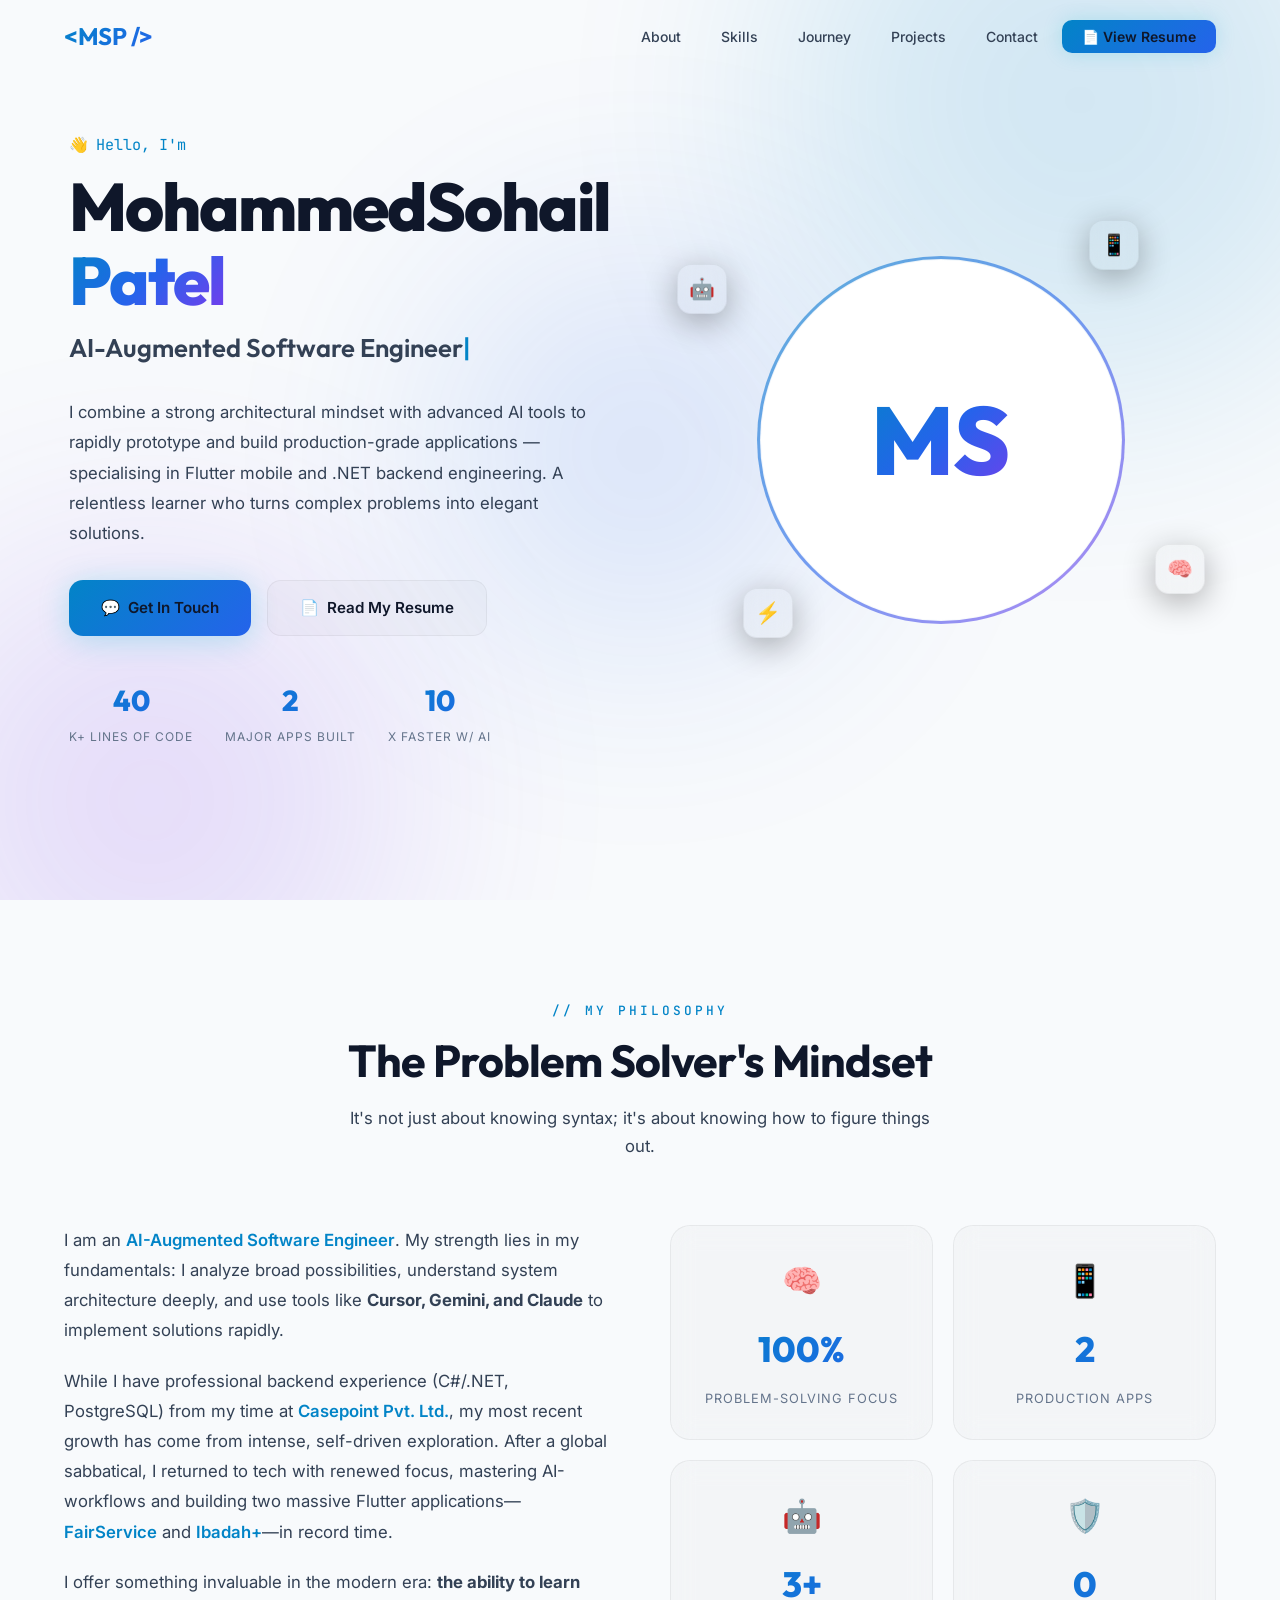
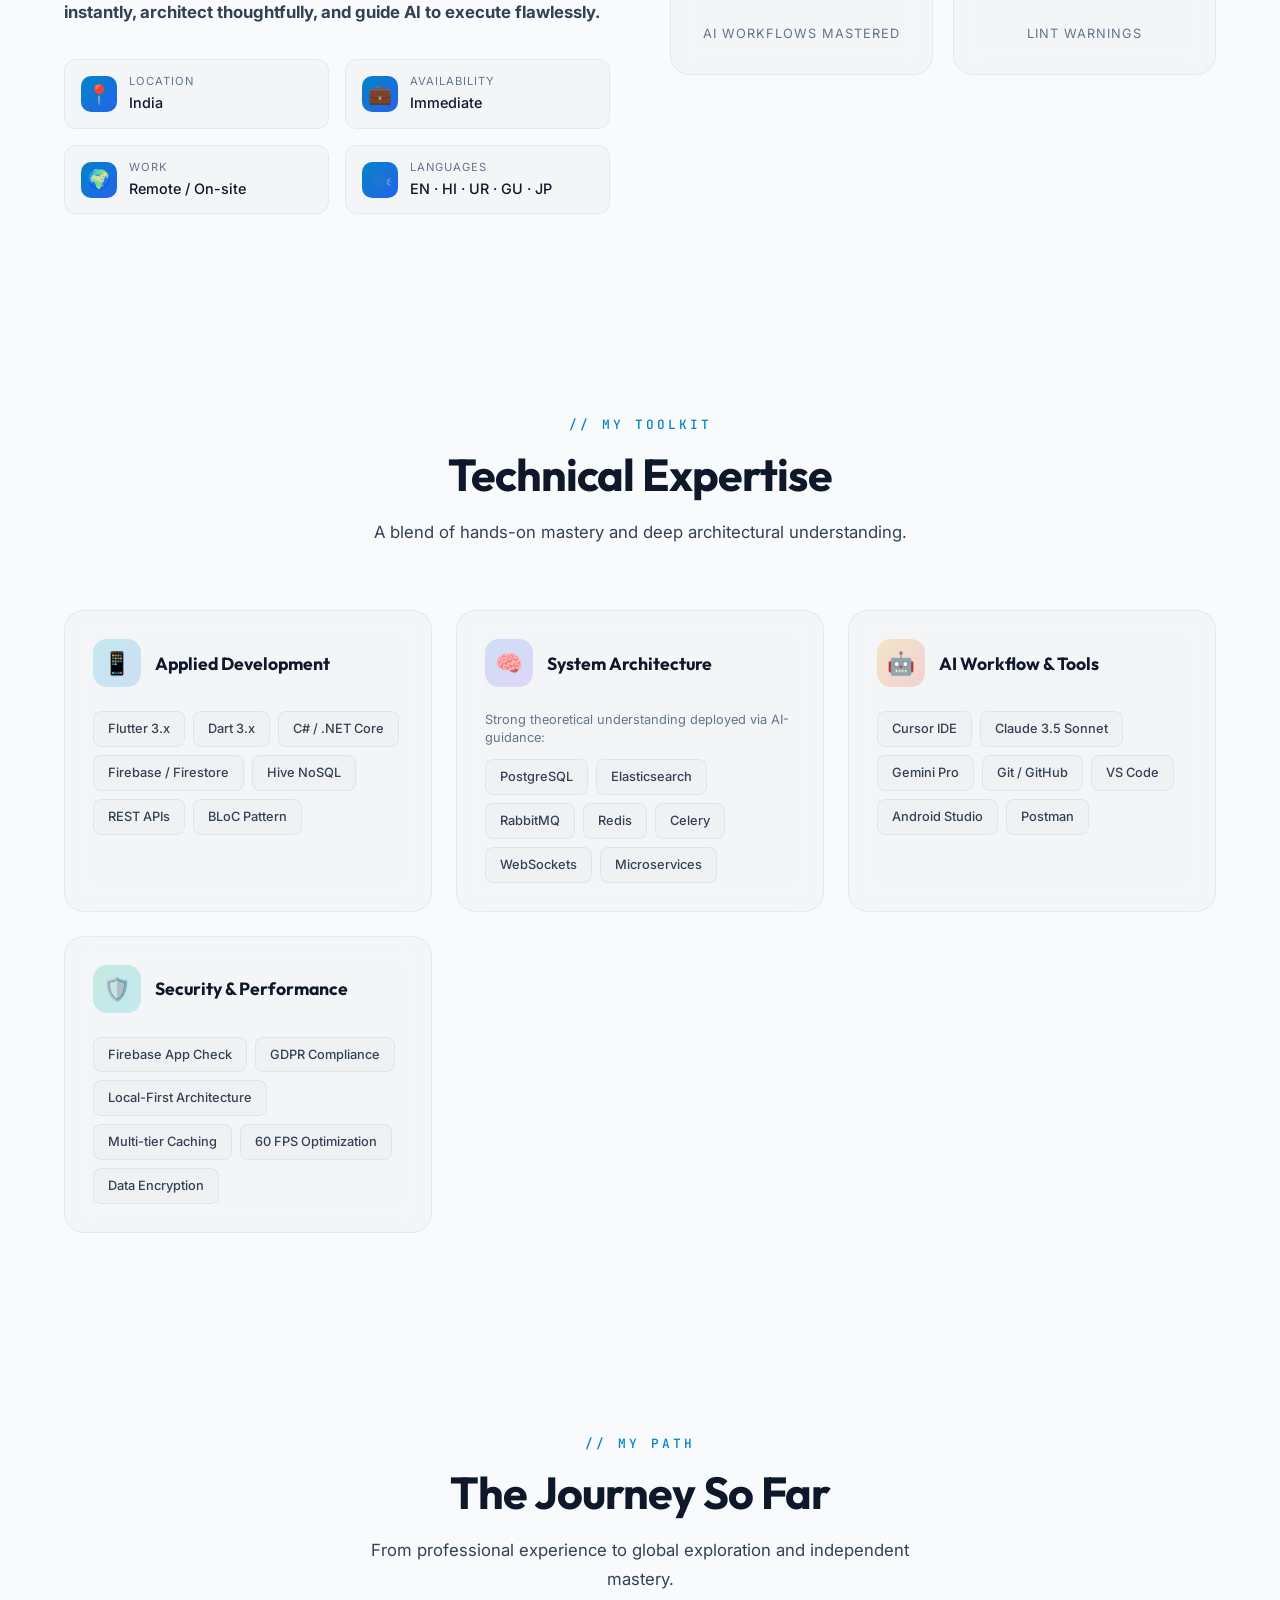
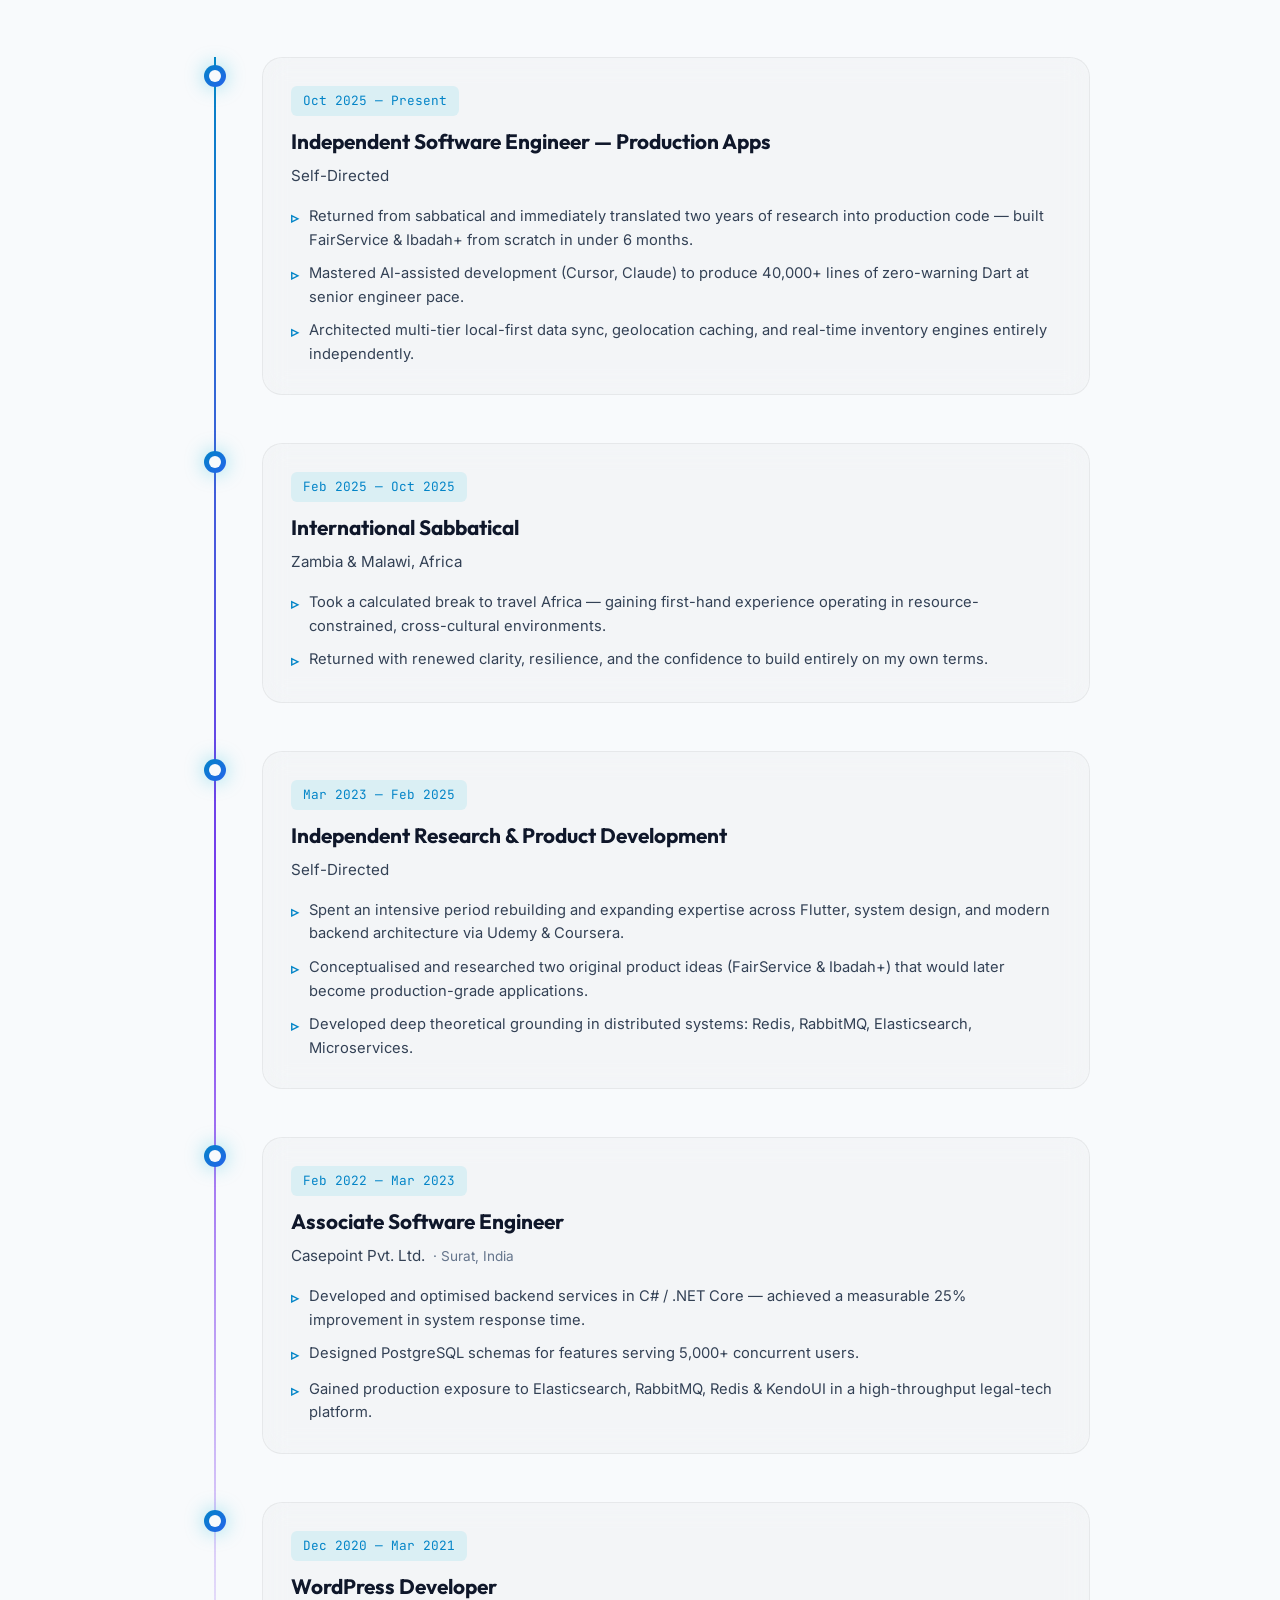
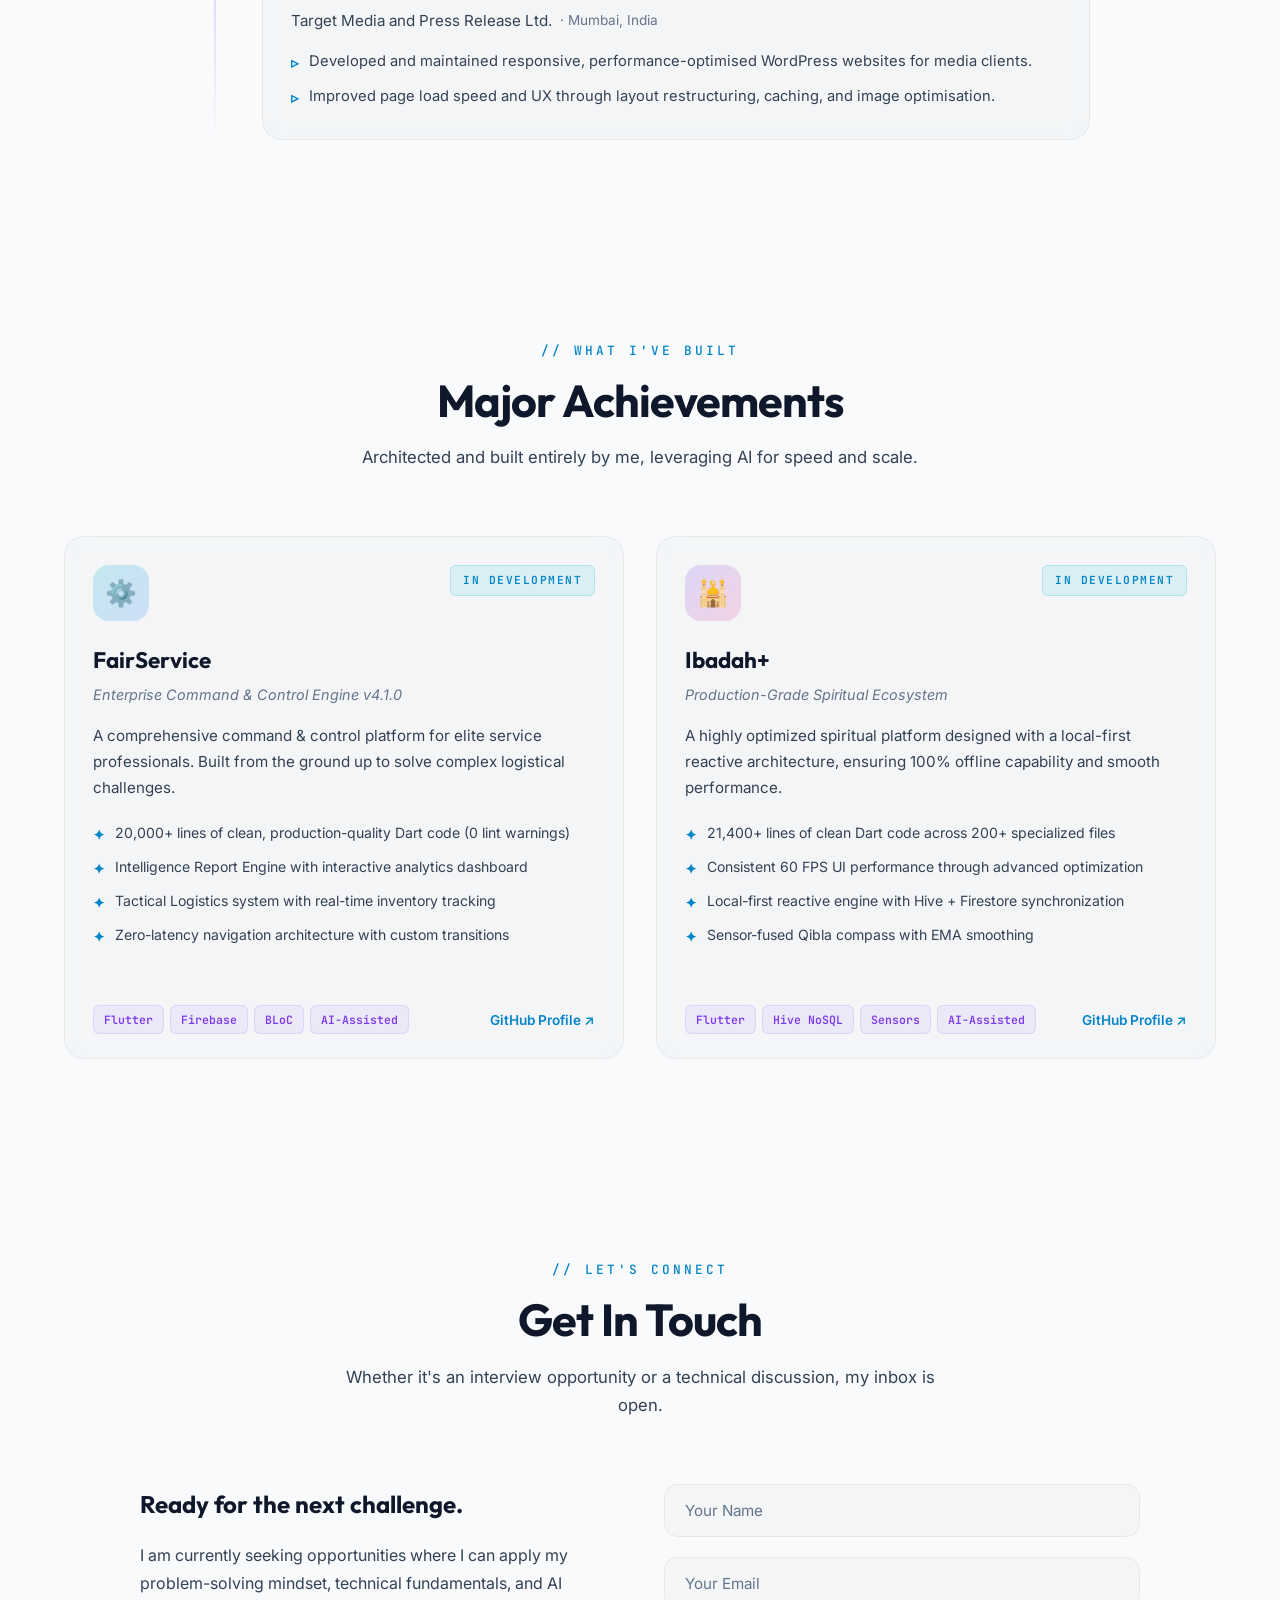
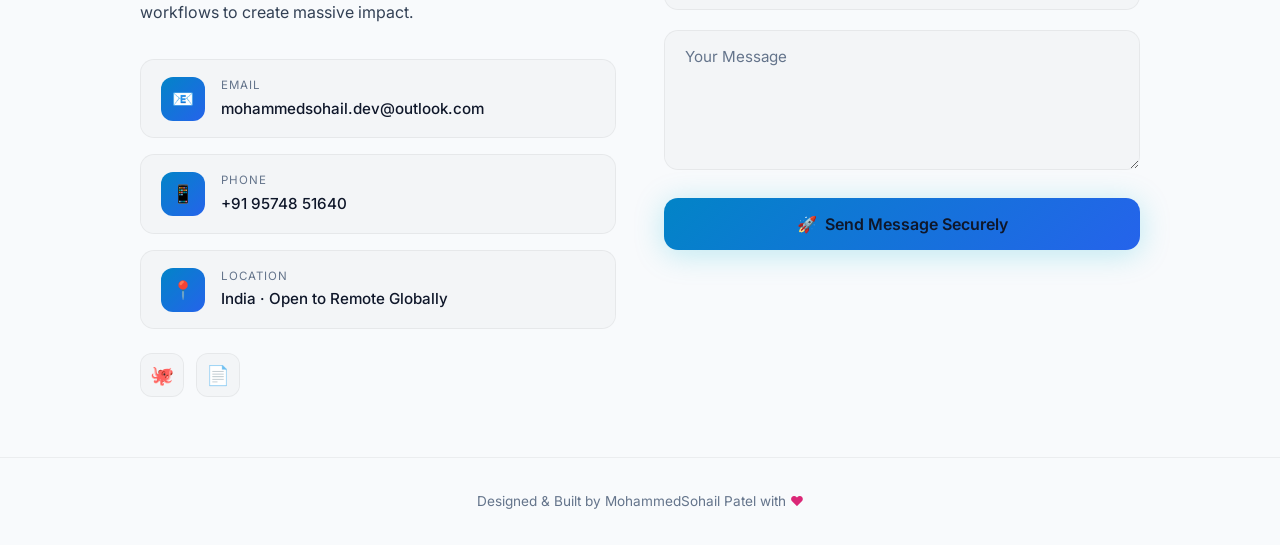
<file: public/index.html>
<!DOCTYPE html>
<html lang="en">
<head>
  <meta charset="UTF-8">
  <meta name="viewport" content="width=device-width, initial-scale=1.0">
  <title>MohammedSohail Patel — AI-Augmented Software Engineer</title>
  <meta name="description" content="Portfolio of MohammedSohail Patel — Fast-learning problem solver leveraging AI to build enterprise-grade mobile & web applications.">
  <meta name="author" content="MohammedSohail Patel">

  <meta property="og:title" content="MohammedSohail Patel — Software Engineer">
  <meta property="og:description" content="Leveraging AI (Cursor, Claude, Gemini) to architect and build robust, production-ready applications.">
  <meta property="og:type" content="website">

  <link rel="preconnect" href="https://fonts.googleapis.com">
  <link rel="preconnect" href="https://fonts.gstatic.com" crossorigin>
  <link href="https://fonts.googleapis.com/css2?family=Inter:wght@300;400;500;600;700&family=JetBrains+Mono:wght@400;500;600;700&family=Outfit:wght@400;500;600;700;800&display=swap" rel="stylesheet">

  <link rel="stylesheet" href="style.css">
</head>
<body>

  <div class="bg-glow">
    <div class="orb orb-1"></div>
    <div class="orb orb-2"></div>
    <div class="orb orb-3"></div>
  </div>

  <nav class="navbar" id="navbar">
    <div class="container">
      <a href="#hero" class="nav-logo">&lt;MSP /&gt;</a>
      <ul class="nav-links" id="navLinks">
        <li><a href="#about">About</a></li>
        <li><a href="#skills">Skills</a></li>
        <li><a href="#journey">Journey</a></li>
        <li><a href="#projects">Projects</a></li>
        <li><a href="#contact">Contact</a></li>
        <li><a href="resume.html" target="_blank" class="nav-resume-btn">📄 View Resume</a></li>
      </ul>
      <div class="nav-toggle" id="navToggle">
        <span></span>
        <span></span>
        <span></span>
      </div>
    </div>
  </nav>

  <section id="hero">
    <div class="container">
      <div class="hero-content">
        <div class="hero-text">
          <span class="hero-greeting"><span class="wave">👋</span> Hello, I'm</span>
          <h1 class="hero-name">
            MohammedSohail<br><span class="gradient-text">Patel</span>
          </h1>
          <p class="hero-title">
            <span id="typed-text"></span><span class="typed-cursor">|</span>
          </p>
          <p class="hero-description">
            I combine a strong architectural mindset with advanced AI tools to rapidly prototype and build production-grade applications — specialising in Flutter mobile and .NET backend engineering. A relentless learner who turns complex problems into elegant solutions.
          </p>
          <div class="hero-cta">
            <a href="#contact" class="btn-primary">
              <span>💬</span> Get In Touch
            </a>
            <a href="resume.html" target="_blank" class="btn-secondary">
              <span>📄</span> Read My Resume
            </a>
          </div>
          <div class="hero-stats">
            <div class="stat-item">
              <div class="stat-number" data-count="40">0</div>
              <div class="stat-label">K+ Lines of Code</div>
            </div>
            <div class="stat-item">
              <div class="stat-number" data-count="2">0</div>
              <div class="stat-label">Major Apps Built</div>
            </div>
            <div class="stat-item">
              <div class="stat-number" data-count="10">0</div>
              <div class="stat-label">x Faster w/ AI</div>
            </div>
          </div>
        </div>
        <div class="hero-visual">
          <div class="hero-avatar-wrapper">
            <div class="hero-avatar-ring"></div>
            <div class="hero-avatar">
              <span class="avatar-placeholder">MS</span>
            </div>
            <div class="floating-icons">
              <div class="floating-icon">🤖</div>
              <div class="floating-icon">📱</div>
              <div class="floating-icon">🧠</div>
              <div class="floating-icon">⚡</div>
            </div>
          </div>
        </div>
      </div>
    </div>
  </section>

  <section id="about">
    <div class="container">
      <div class="section-header reveal">
        <span class="section-label">// My Philosophy</span>
        <h2 class="section-title">The Problem Solver's Mindset</h2>
        <p class="section-subtitle">It's not just about knowing syntax; it's about knowing how to figure things out.</p>
      </div>
      <div class="about-content">
        <div class="about-text reveal">
          <p>
            I am an <span class="highlight">AI-Augmented Software Engineer</span>. My strength lies in my fundamentals: I analyze broad possibilities, understand system architecture deeply, and use tools like <strong>Cursor, Gemini, and Claude</strong> to implement solutions rapidly.
          </p>
          <p>
            While I have professional backend experience (C#/.NET, PostgreSQL) from my time at <span class="highlight">Casepoint Pvt. Ltd.</span>, my most recent growth has come from intense, self-driven exploration. After a global sabbatical, I returned to tech with renewed focus, mastering AI-workflows and building two massive Flutter applications—<span class="highlight">FairService</span> and <span class="highlight">Ibadah+</span>—in record time.
          </p>
          <p>
            I offer something invaluable in the modern era: <strong>the ability to learn instantly, architect thoughtfully, and guide AI to execute flawlessly.</strong>
          </p>
          <div class="about-info-grid">
            <div class="about-info-item">
              <div class="icon">📍</div>
              <div class="info-content">
                <span class="info-label">Location</span>
                <span class="info-value">India</span>
              </div>
            </div>
            <div class="about-info-item">
              <div class="icon">💼</div>
              <div class="info-content">
                <span class="info-label">Availability</span>
                <span class="info-value">Immediate</span>
              </div>
            </div>
            <div class="about-info-item">
              <div class="icon">🌍</div>
              <div class="info-content">
                <span class="info-label">Work</span>
                <span class="info-value">Remote / On-site</span>
              </div>
            </div>
            <div class="about-info-item">
              <div class="icon">🗣️</div>
              <div class="info-content">
                <span class="info-label">Languages</span>
                <span class="info-value">EN · HI · UR · GU · JP</span>
              </div>
            </div>
          </div>
        </div>
        <div class="about-stats">
          <div class="glass-card about-stat-card reveal reveal-delay-1">
            <div class="stat-icon">🧠</div>
            <span class="stat-number">100%</span>
            <span class="stat-label">Problem-Solving Focus</span>
          </div>
          <div class="glass-card about-stat-card reveal reveal-delay-2">
            <div class="stat-icon">📱</div>
            <span class="stat-number">2</span>
            <span class="stat-label">Production Apps</span>
          </div>
          <div class="glass-card about-stat-card reveal reveal-delay-3">
            <div class="stat-icon">🤖</div>
            <span class="stat-number">3+</span>
            <span class="stat-label">AI Workflows Mastered</span>
          </div>
          <div class="glass-card about-stat-card reveal reveal-delay-4">
            <div class="stat-icon">🛡️</div>
            <span class="stat-number">0</span>
            <span class="stat-label">Lint Warnings</span>
          </div>
        </div>
      </div>
    </div>
  </section>

  <section id="skills">
    <div class="container">
      <div class="section-header reveal">
        <span class="section-label">// My Toolkit</span>
        <h2 class="section-title">Technical Expertise</h2>
        <p class="section-subtitle">A blend of hands-on mastery and deep architectural understanding.</p>
      </div>
      <div class="skills-grid">
        <!-- Mobile & Production Experience -->
        <div class="glass-card skill-category reveal reveal-delay-1">
          <div class="skill-category-header">
            <div class="skill-category-icon mobile">📱</div>
            <h3 class="skill-category-name">Applied Development</h3>
          </div>
          <div class="skill-tags">
            <span class="skill-tag">Flutter 3.x</span>
            <span class="skill-tag">Dart 3.x</span>
            <span class="skill-tag">C# / .NET Core</span>
            <span class="skill-tag">Firebase / Firestore</span>
            <span class="skill-tag">Hive NoSQL</span>
            <span class="skill-tag">REST APIs</span>
            <span class="skill-tag">BLoC Pattern</span>
          </div>
        </div>
        <!-- Architectural Theory -->
        <div class="glass-card skill-category reveal reveal-delay-2">
          <div class="skill-category-header">
            <div class="skill-category-icon backend">🧠</div>
            <h3 class="skill-category-name">System Architecture</h3>
          </div>
          <p style="font-size: 0.8rem; color: var(--text-muted); margin-bottom: 12px; line-height: 1.4;">
            Strong theoretical understanding deployed via AI-guidance:
          </p>
          <div class="skill-tags">
            <span class="skill-tag">PostgreSQL</span>
            <span class="skill-tag">Elasticsearch</span>
            <span class="skill-tag">RabbitMQ</span>
            <span class="skill-tag">Redis</span>
            <span class="skill-tag">Celery</span>
            <span class="skill-tag">WebSockets</span>
            <span class="skill-tag">Microservices</span>
          </div>
        </div>
        <!-- AI & Workflows -->
        <div class="glass-card skill-category reveal reveal-delay-3">
          <div class="skill-category-header">
            <div class="skill-category-icon tools">🤖</div>
            <h3 class="skill-category-name">AI Workflow & Tools</h3>
          </div>
          <div class="skill-tags">
            <span class="skill-tag">Cursor IDE</span>
            <span class="skill-tag">Claude 3.5 Sonnet</span>
            <span class="skill-tag">Gemini Pro</span>
            <span class="skill-tag">Git / GitHub</span>
            <span class="skill-tag">VS Code</span>
            <span class="skill-tag">Android Studio</span>
            <span class="skill-tag">Postman</span>
          </div>
        </div>
        <!-- Security & Performance -->
        <div class="glass-card skill-category reveal reveal-delay-4">
          <div class="skill-category-header">
            <div class="skill-category-icon security">🛡️</div>
            <h3 class="skill-category-name">Security & Performance</h3>
          </div>
          <div class="skill-tags">
            <span class="skill-tag">Firebase App Check</span>
            <span class="skill-tag">GDPR Compliance</span>
            <span class="skill-tag">Local-First Architecture</span>
            <span class="skill-tag">Multi-tier Caching</span>
            <span class="skill-tag">60 FPS Optimization</span>
            <span class="skill-tag">Data Encryption</span>
          </div>
        </div>
      </div>
    </div>
  </section>

  <section id="journey">
    <div class="container">
      <div class="section-header reveal">
        <span class="section-label">// My Path</span>
        <h2 class="section-title">The Journey So Far</h2>
        <p class="section-subtitle">From professional experience to global exploration and independent mastery.</p>
      </div>
      <div class="timeline">
        
        <!-- Independent AI Dev & Production Apps -->
        <div class="timeline-item reveal">
          <div class="timeline-dot"></div>
          <div class="glass-card timeline-card">
            <span class="timeline-date">Oct 2025 — Present</span>
            <h3 class="timeline-role">Independent Software Engineer — Production Apps</h3>
            <p class="timeline-company">
              Self-Directed
            </p>
            <ul class="timeline-details">
              <li>Returned from sabbatical and immediately translated two years of research into production code — built FairService & Ibadah+ from scratch in under 6 months.</li>
              <li>Mastered AI-assisted development (Cursor, Claude) to produce 40,000+ lines of zero-warning Dart at senior engineer pace.</li>
              <li>Architected multi-tier local-first data sync, geolocation caching, and real-time inventory engines entirely independently.</li>
            </ul>
          </div>
        </div>

        <!-- International Sabbatical -->
        <div class="timeline-item reveal">
          <div class="timeline-dot"></div>
          <div class="glass-card timeline-card">
            <span class="timeline-date">Feb 2025 — Oct 2025</span>
            <h3 class="timeline-role">International Sabbatical</h3>
            <p class="timeline-company">
              Zambia &amp; Malawi, Africa
            </p>
            <ul class="timeline-details">
              <li>Took a calculated break to travel Africa — gaining first-hand experience operating in resource-constrained, cross-cultural environments.</li>
              <li>Returned with renewed clarity, resilience, and the confidence to build entirely on my own terms.</li>
            </ul>
          </div>
        </div>

        <!-- Self-Directed Research & Learning -->
        <div class="timeline-item reveal">
          <div class="timeline-dot"></div>
          <div class="glass-card timeline-card">
            <span class="timeline-date">Mar 2023 — Feb 2025</span>
            <h3 class="timeline-role">Independent Research & Product Development</h3>
            <p class="timeline-company">
              Self-Directed
            </p>
            <ul class="timeline-details">
              <li>Spent an intensive period rebuilding and expanding expertise across Flutter, system design, and modern backend architecture via Udemy & Coursera.</li>
              <li>Conceptualised and researched two original product ideas (FairService & Ibadah+) that would later become production-grade applications.</li>
              <li>Developed deep theoretical grounding in distributed systems: Redis, RabbitMQ, Elasticsearch, Microservices.</li>
            </ul>
          </div>
        </div>

        <!-- Casepoint -->
        <div class="timeline-item reveal">
          <div class="timeline-dot"></div>
          <div class="glass-card timeline-card">
            <span class="timeline-date">Feb 2022 — Mar 2023</span>
            <h3 class="timeline-role">Associate Software Engineer</h3>
            <p class="timeline-company">
              Casepoint Pvt. Ltd. <span class="location">· Surat, India</span>
            </p>
            <ul class="timeline-details">
              <li>Developed and optimised backend services in C# / .NET Core — achieved a measurable 25% improvement in system response time.</li>
              <li>Designed PostgreSQL schemas for features serving 5,000+ concurrent users.</li>
              <li>Gained production exposure to Elasticsearch, RabbitMQ, Redis & KendoUI in a high-throughput legal-tech platform.</li>
            </ul>
          </div>
        </div>

        <!-- Target Media -->
        <div class="timeline-item reveal">
          <div class="timeline-dot"></div>
          <div class="glass-card timeline-card">
            <span class="timeline-date">Dec 2020 — Mar 2021</span>
            <h3 class="timeline-role">WordPress Developer</h3>
            <p class="timeline-company">
              Target Media and Press Release Ltd. <span class="location">· Mumbai, India</span>
            </p>
            <ul class="timeline-details">
              <li>Developed and maintained responsive, performance-optimised WordPress websites for media clients.</li>
              <li>Improved page load speed and UX through layout restructuring, caching, and image optimisation.</li>
            </ul>
          </div>
        </div>

      </div>
    </div>
  </section>

  <section id="projects">
    <div class="container">
      <div class="section-header reveal">
        <span class="section-label">// What I've Built</span>
        <h2 class="section-title">Major Achievements</h2>
        <p class="section-subtitle">Architected and built entirely by me, leveraging AI for speed and scale.</p>
      </div>
      <div class="projects-grid">
        <!-- FairService -->
        <div class="glass-card project-card reveal">
          <div class="project-card-header">
            <div class="project-icon fairservice">⚙️</div>
            <span class="project-status">In Development</span>
          </div>
          <div class="project-card-body">
            <h3 class="project-name">FairService</h3>
            <p class="project-tagline">Enterprise Command & Control Engine v4.1.0</p>
            <p class="project-description">
              A comprehensive command & control platform for elite service professionals. Built from the ground up to solve complex logistical challenges.
            </p>
            <div class="project-highlights">
              <div class="project-highlight">
                <span class="check">✦</span>
                <span>20,000+ lines of clean, production-quality Dart code (0 lint warnings)</span>
              </div>
              <div class="project-highlight">
                <span class="check">✦</span>
                <span>Intelligence Report Engine with interactive analytics dashboard</span>
              </div>
              <div class="project-highlight">
                <span class="check">✦</span>
                <span>Tactical Logistics system with real-time inventory tracking</span>
              </div>
              <div class="project-highlight">
                <span class="check">✦</span>
                <span>Zero-latency navigation architecture with custom transitions</span>
              </div>
            </div>
          </div>
          <div class="project-card-footer">
            <div class="project-tech-stack">
              <span class="project-tech">Flutter</span>
              <span class="project-tech">Firebase</span>
              <span class="project-tech">BLoC</span>
              <span class="project-tech">AI-Assisted</span>
            </div>
            <div class="project-links">
              <a href="https://github.com/M5soh990" target="_blank" rel="noopener noreferrer">GitHub Profile ↗</a>
            </div>
          </div>
        </div>
        <!-- Ibadah+ -->
        <div class="glass-card project-card reveal">
          <div class="project-card-header">
            <div class="project-icon ibadah">🕌</div>
            <span class="project-status">In Development</span>
          </div>
          <div class="project-card-body">
            <h3 class="project-name">Ibadah+</h3>
            <p class="project-tagline">Production-Grade Spiritual Ecosystem</p>
            <p class="project-description">
              A highly optimized spiritual platform designed with a local-first reactive architecture, ensuring 100% offline capability and smooth performance.
            </p>
            <div class="project-highlights">
              <div class="project-highlight">
                <span class="check">✦</span>
                <span>21,400+ lines of clean Dart code across 200+ specialized files</span>
              </div>
              <div class="project-highlight">
                <span class="check">✦</span>
                <span>Consistent 60 FPS UI performance through advanced optimization</span>
              </div>
              <div class="project-highlight">
                <span class="check">✦</span>
                <span>Local-first reactive engine with Hive + Firestore synchronization</span>
              </div>
              <div class="project-highlight">
                <span class="check">✦</span>
                <span>Sensor-fused Qibla compass with EMA smoothing</span>
              </div>
            </div>
          </div>
          <div class="project-card-footer">
            <div class="project-tech-stack">
              <span class="project-tech">Flutter</span>
              <span class="project-tech">Hive NoSQL</span>
              <span class="project-tech">Sensors</span>
              <span class="project-tech">AI-Assisted</span>
            </div>
            <div class="project-links">
              <a href="https://github.com/M5soh990" target="_blank" rel="noopener noreferrer">GitHub Profile ↗</a>
            </div>
          </div>
        </div>
      </div>
    </div>
  </section>

  <section id="contact">
    <div class="container">
      <div class="section-header reveal">
        <span class="section-label">// Let's Connect</span>
        <h2 class="section-title">Get In Touch</h2>
        <p class="section-subtitle">Whether it's an interview opportunity or a technical discussion, my inbox is open.</p>
      </div>
      <div class="contact-content">
        <div class="contact-info reveal">
          <h3>Ready for the next challenge.</h3>
          <p>
            I am currently seeking opportunities where I can apply my problem-solving mindset, technical fundamentals, and AI workflows to create massive impact.
          </p>
          <div class="contact-methods">
            <a href="mailto:mohammedsohail.dev@outlook.com" class="contact-method">
              <div class="method-icon">📧</div>
              <div class="method-info">
                <span class="method-label">Email</span>
                <span class="method-value">mohammedsohail.dev@outlook.com</span>
              </div>
            </a>
            <a href="tel:+919574851640" class="contact-method">
              <div class="method-icon">📱</div>
              <div class="method-info">
                <span class="method-label">Phone</span>
                <span class="method-value">+91 95748 51640</span>
              </div>
            </a>
            <div class="contact-method">
              <div class="method-icon">📍</div>
              <div class="method-info">
                <span class="method-label">Location</span>
                <span class="method-value">India · Open to Remote Globally</span>
              </div>
            </div>
          </div>
          <div class="social-links">
            <a href="https://github.com/M5soh990" target="_blank" rel="noopener noreferrer" class="social-link" title="GitHub">
              <span>🐙</span>
            </a>
            <a href="resume.html" target="_blank" class="social-link" title="View Resume">
              <span>📄</span>
            </a>
          </div>
        </div>
        
        <form class="contact-form reveal" id="contactForm" action="https://api.web3forms.com/submit" method="POST">
          <input type="hidden" name="access_key" value="81e4a0eb-ac26-4e55-956f-1a44943ee750">
          
          <div class="form-group">
            <input type="text" name="name" placeholder="Your Name" required>
          </div>
          <div class="form-group">
            <input type="email" name="email" placeholder="Your Email" required>
          </div>
          <div class="form-group">
            <textarea name="message" placeholder="Your Message" required></textarea>
          </div>
          
          <input type="checkbox" name="botcheck" class="hidden" style="display: none;">
          
          <button type="submit" class="btn-primary" id="submitBtn">
            <span>🚀</span> Send Message Securely
          </button>
          <p id="formResult" style="text-align: center; margin-top: 10px; font-size: 0.9rem; color: var(--accent-1);"></p>
        </form>

      </div>
    </div>
  </section>

  <footer class="footer">
    <div class="container">
      <p>Designed & Built by MohammedSohail Patel with <span class="heart">♥</span></p>
    </div>
  </footer>

  <script src="script.js"></script>
</body>
</html>
</file>
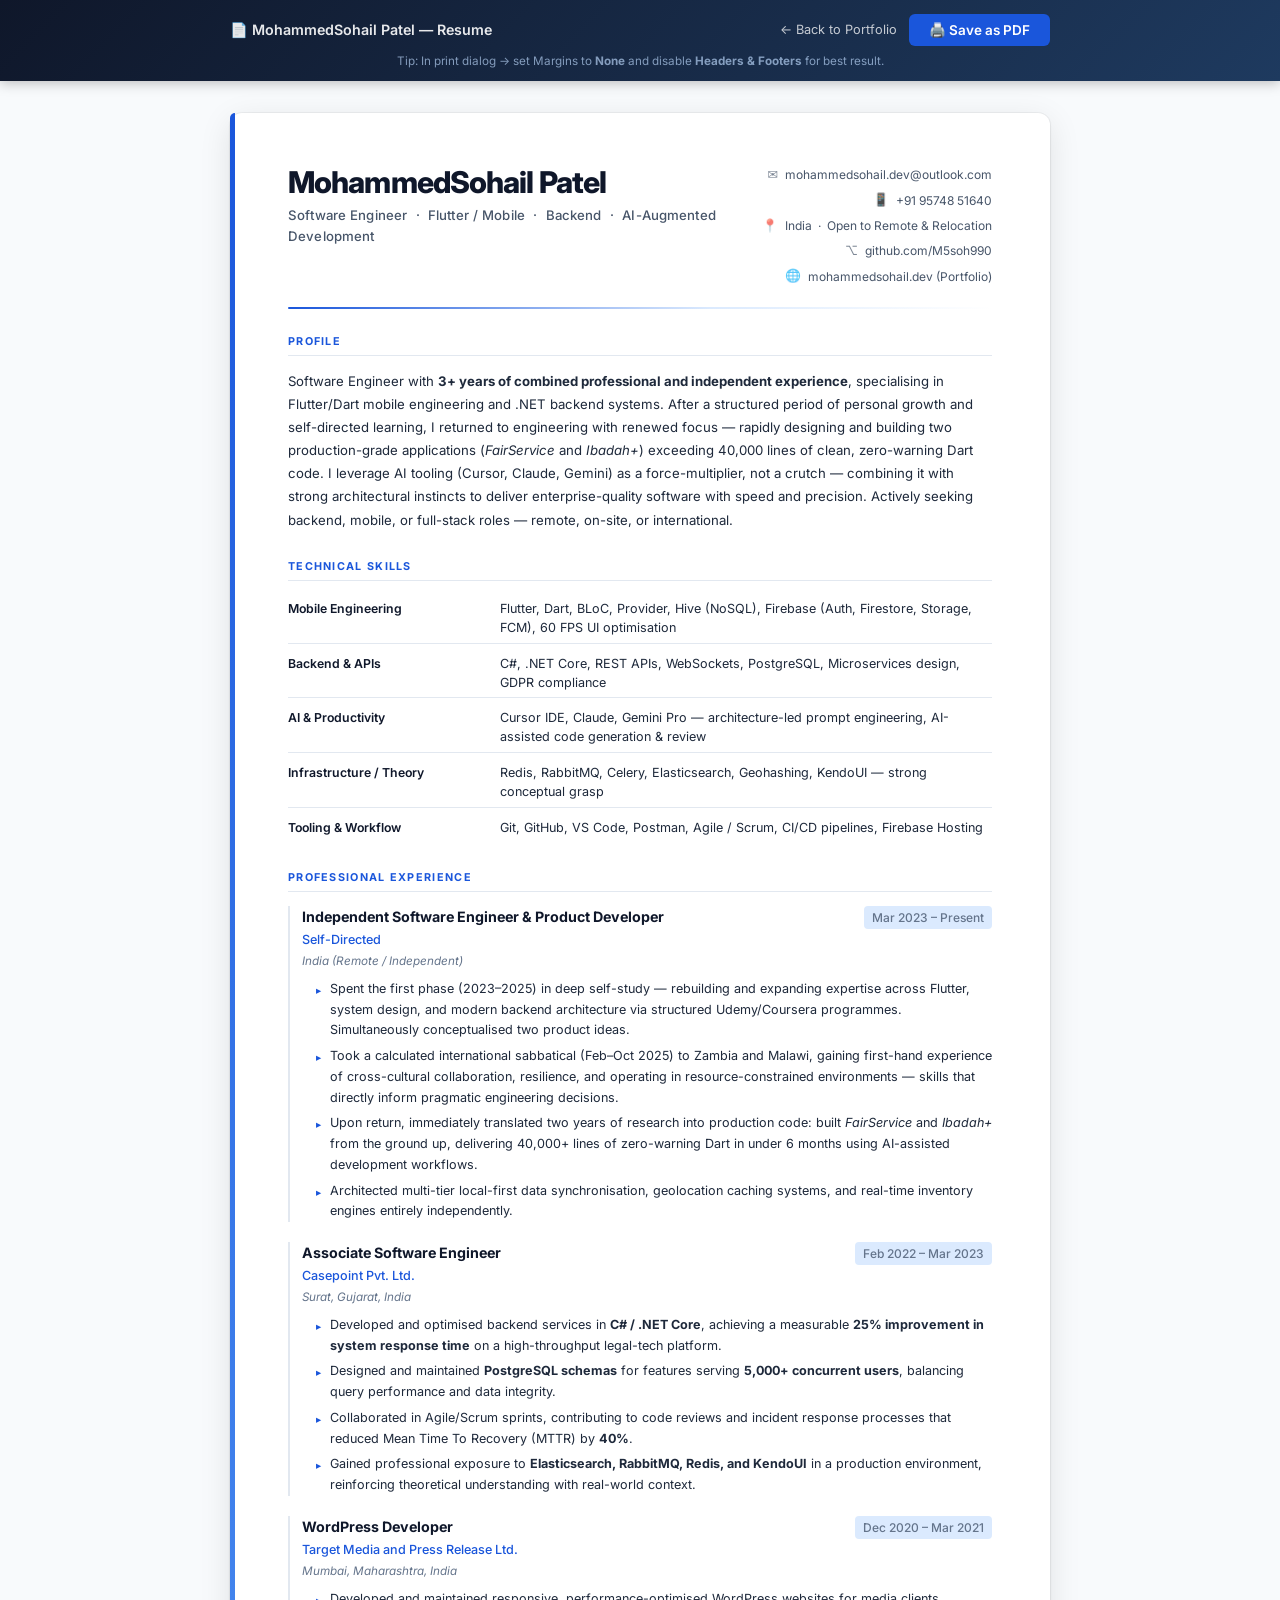
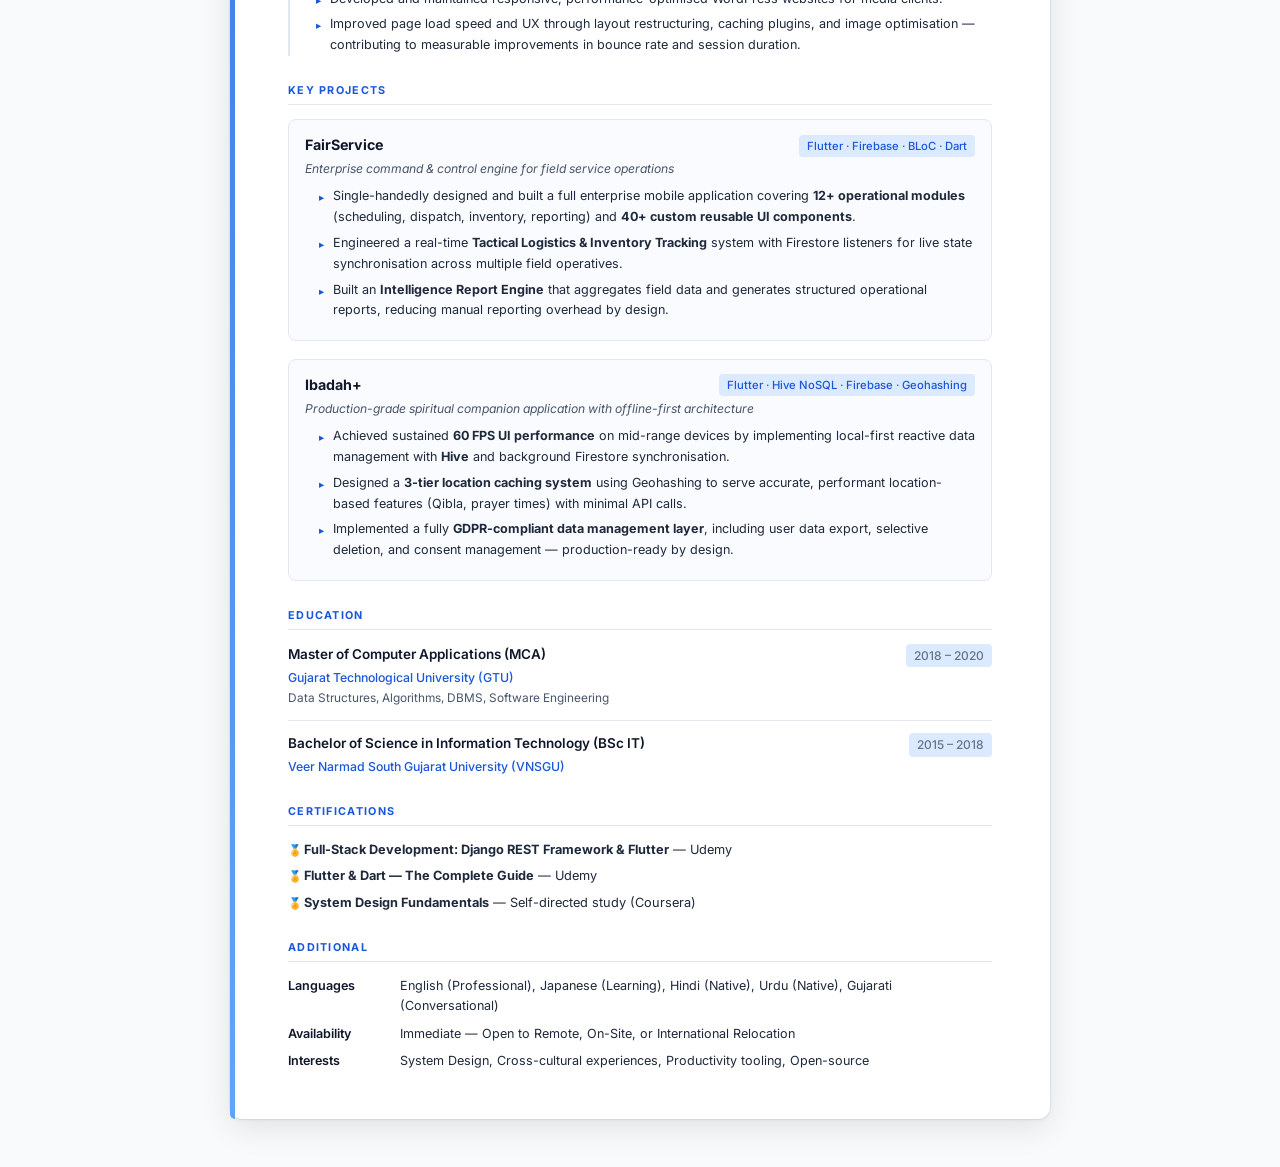
<file: public/resume.html>
<!DOCTYPE html>
<html lang="en">
<head>
  <meta charset="UTF-8">
  <meta name="viewport" content="width=device-width, initial-scale=1.0">
  <title>MohammedSohail Patel — Resume</title>
  <link rel="preconnect" href="https://fonts.googleapis.com">
  <link rel="preconnect" href="https://fonts.gstatic.com" crossorigin>
  <link href="https://fonts.googleapis.com/css2?family=Inter:wght@300;400;500;600;700;800&family=Playfair+Display:wght@700&display=swap" rel="stylesheet">
  <link rel="stylesheet" href="resume.css">
</head>
<body>

  <!-- Print Control Bar (hidden when printing) -->
  <div class="print-bar no-print">
    <div class="print-bar-inner">
      <span class="print-bar-label">📄 MohammedSohail Patel — Resume</span>
      <div class="print-bar-actions">
        <a href="index.html" class="btn-back">← Back to Portfolio</a>
        <button onclick="window.print()" class="btn-print">🖨️ Save as PDF</button>
      </div>
    </div>
    <p class="print-tip">Tip: In print dialog → set Margins to <strong>None</strong> and disable <strong>Headers &amp; Footers</strong> for best result.</p>
  </div>

  <div class="resume-page">

    <!-- ═══ HEADER ═══ -->
    <header class="header">
      <div class="header-left">
        <h1 class="name">MohammedSohail Patel</h1>
        <p class="tagline">Software Engineer &nbsp;·&nbsp; Flutter / Mobile &nbsp;·&nbsp; Backend &nbsp;·&nbsp; AI-Augmented Development</p>
      </div>
      <div class="header-right">
        <div class="contact-grid">
          <a href="mailto:mohammedsohail.dev@outlook.com" class="contact-item">
            <span class="icon">✉</span>
            <span>mohammedsohail.dev@outlook.com</span>
          </a>
          <span class="contact-item">
            <span class="icon">📱</span>
            <span>+91 95748 51640</span>
          </span>
          <span class="contact-item">
            <span class="icon">📍</span>
            <span>India &nbsp;·&nbsp; Open to Remote &amp; Relocation</span>
          </span>
          <a href="https://github.com/M5soh990" target="_blank" rel="noopener" class="contact-item">
            <span class="icon">⌥</span>
            <span>github.com/M5soh990</span>
          </a>
          <a href="https://social-platform-256b2.web.app" target="_blank" rel="noopener" class="contact-item">
            <span class="icon">🌐</span>
            <span>mohammedsohail.dev (Portfolio)</span>
          </a>
        </div>
      </div>
    </header>

    <div class="divider accent-line"></div>

    <!-- ═══ PROFESSIONAL SUMMARY ═══ -->
    <section class="section">
      <h2 class="section-title">Profile</h2>
      <p class="summary-text">
        Software Engineer with <strong>3+ years of combined professional and independent experience</strong>, specialising in Flutter/Dart mobile engineering and .NET backend systems. After a structured period of personal growth and self-directed learning, I returned to engineering with renewed focus — rapidly designing and building two production-grade applications (<em>FairService</em> and <em>Ibadah+</em>) exceeding 40,000 lines of clean, zero-warning Dart code. I leverage AI tooling (Cursor, Claude, Gemini) as a force-multiplier, not a crutch — combining it with strong architectural instincts to deliver enterprise-quality software with speed and precision. Actively seeking backend, mobile, or full-stack roles — remote, on-site, or international.
      </p>
    </section>

    <!-- ═══ SKILLS ═══ -->
    <section class="section">
      <h2 class="section-title">Technical Skills</h2>
      <div class="skills-table">
        <div class="skill-row">
          <span class="skill-label">Mobile Engineering</span>
          <span class="skill-value">Flutter, Dart, BLoC, Provider, Hive (NoSQL), Firebase (Auth, Firestore, Storage, FCM), 60 FPS UI optimisation</span>
        </div>
        <div class="skill-row">
          <span class="skill-label">Backend &amp; APIs</span>
          <span class="skill-value">C#, .NET Core, REST APIs, WebSockets, PostgreSQL, Microservices design, GDPR compliance</span>
        </div>
        <div class="skill-row">
          <span class="skill-label">AI &amp; Productivity</span>
          <span class="skill-value">Cursor IDE, Claude, Gemini Pro — architecture-led prompt engineering, AI-assisted code generation &amp; review</span>
        </div>
        <div class="skill-row">
          <span class="skill-label">Infrastructure / Theory</span>
          <span class="skill-value">Redis, RabbitMQ, Celery, Elasticsearch, Geohashing, KendoUI — strong conceptual grasp</span>
        </div>
        <div class="skill-row">
          <span class="skill-label">Tooling &amp; Workflow</span>
          <span class="skill-value">Git, GitHub, VS Code, Postman, Agile / Scrum, CI/CD pipelines, Firebase Hosting</span>
        </div>
      </div>
    </section>

    <!-- ═══ PROFESSIONAL EXPERIENCE ═══ -->
    <section class="section">
      <h2 class="section-title">Professional Experience</h2>

      <div class="job">
        <div class="job-header">
          <div class="job-meta">
            <span class="job-title">Independent Software Engineer &amp; Product Developer</span>
            <span class="job-company">Self-Directed</span>
          </div>
          <span class="job-date">Mar 2023 – Present</span>
        </div>
        <p class="job-sublabel">India (Remote / Independent)</p>
        <ul class="bullets">
          <li>Spent the first phase (2023–2025) in deep self-study — rebuilding and expanding expertise across Flutter, system design, and modern backend architecture via structured Udemy/Coursera programmes. Simultaneously conceptualised two product ideas.</li>
          <li>Took a calculated international sabbatical (Feb–Oct 2025) to Zambia and Malawi, gaining first-hand experience of cross-cultural collaboration, resilience, and operating in resource-constrained environments — skills that directly inform pragmatic engineering decisions.</li>
          <li>Upon return, immediately translated two years of research into production code: built <em>FairService</em> and <em>Ibadah+</em> from the ground up, delivering 40,000+ lines of zero-warning Dart in under 6 months using AI-assisted development workflows.</li>
          <li>Architected multi-tier local-first data synchronisation, geolocation caching systems, and real-time inventory engines entirely independently.</li>
        </ul>
      </div>

      <div class="job">
        <div class="job-header">
          <div class="job-meta">
            <span class="job-title">Associate Software Engineer</span>
            <span class="job-company">Casepoint Pvt. Ltd.</span>
          </div>
          <span class="job-date">Feb 2022 – Mar 2023</span>
        </div>
        <p class="job-sublabel">Surat, Gujarat, India</p>
        <ul class="bullets">
          <li>Developed and optimised backend services in <strong>C# / .NET Core</strong>, achieving a measurable <strong>25% improvement in system response time</strong> on a high-throughput legal-tech platform.</li>
          <li>Designed and maintained <strong>PostgreSQL schemas</strong> for features serving <strong>5,000+ concurrent users</strong>, balancing query performance and data integrity.</li>
          <li>Collaborated in Agile/Scrum sprints, contributing to code reviews and incident response processes that reduced Mean Time To Recovery (MTTR) by <strong>40%</strong>.</li>
          <li>Gained professional exposure to <strong>Elasticsearch, RabbitMQ, Redis, and KendoUI</strong> in a production environment, reinforcing theoretical understanding with real-world context.</li>
        </ul>
      </div>

      <div class="job">
        <div class="job-header">
          <div class="job-meta">
            <span class="job-title">WordPress Developer</span>
            <span class="job-company">Target Media and Press Release Ltd.</span>
          </div>
          <span class="job-date">Dec 2020 – Mar 2021</span>
        </div>
        <p class="job-sublabel">Mumbai, Maharashtra, India</p>
        <ul class="bullets">
          <li>Developed and maintained responsive, performance-optimised WordPress websites for media clients.</li>
          <li>Improved page load speed and UX through layout restructuring, caching plugins, and image optimisation — contributing to measurable improvements in bounce rate and session duration.</li>
        </ul>
      </div>
    </section>

    <!-- ═══ KEY PROJECTS ═══ -->
    <section class="section">
      <h2 class="section-title">Key Projects</h2>

      <div class="project">
        <div class="project-header">
          <span class="project-name">FairService</span>
          <span class="project-tech">Flutter · Firebase · BLoC · Dart</span>
        </div>
        <p class="project-tagline">Enterprise command &amp; control engine for field service operations</p>
        <ul class="bullets">
          <li>Single-handedly designed and built a full enterprise mobile application covering <strong>12+ operational modules</strong> (scheduling, dispatch, inventory, reporting) and <strong>40+ custom reusable UI components</strong>.</li>
          <li>Engineered a real-time <strong>Tactical Logistics &amp; Inventory Tracking</strong> system with Firestore listeners for live state synchronisation across multiple field operatives.</li>
          <li>Built an <strong>Intelligence Report Engine</strong> that aggregates field data and generates structured operational reports, reducing manual reporting overhead by design.</li>
        </ul>
      </div>

      <div class="project">
        <div class="project-header">
          <span class="project-name">Ibadah+</span>
          <span class="project-tech">Flutter · Hive NoSQL · Firebase · Geohashing</span>
        </div>
        <p class="project-tagline">Production-grade spiritual companion application with offline-first architecture</p>
        <ul class="bullets">
          <li>Achieved sustained <strong>60 FPS UI performance</strong> on mid-range devices by implementing local-first reactive data management with <strong>Hive</strong> and background Firestore synchronisation.</li>
          <li>Designed a <strong>3-tier location caching system</strong> using Geohashing to serve accurate, performant location-based features (Qibla, prayer times) with minimal API calls.</li>
          <li>Implemented a fully <strong>GDPR-compliant data management layer</strong>, including user data export, selective deletion, and consent management — production-ready by design.</li>
        </ul>
      </div>
    </section>

    <!-- ═══ EDUCATION ═══ -->
    <section class="section">
      <h2 class="section-title">Education</h2>

      <div class="edu-row">
        <div class="edu-details">
          <span class="edu-degree">Master of Computer Applications (MCA)</span>
          <span class="edu-uni">Gujarat Technological University (GTU)</span>
          <span class="edu-focus">Data Structures, Algorithms, DBMS, Software Engineering</span>
        </div>
        <span class="job-date">2018 – 2020</span>
      </div>

      <div class="edu-row">
        <div class="edu-details">
          <span class="edu-degree">Bachelor of Science in Information Technology (BSc IT)</span>
          <span class="edu-uni">Veer Narmad South Gujarat University (VNSGU)</span>
        </div>
        <span class="job-date">2015 – 2018</span>
      </div>
    </section>

    <!-- ═══ CERTIFICATIONS ═══ -->
    <section class="section">
      <h2 class="section-title">Certifications</h2>
      <ul class="cert-list">
        <li><strong>Full-Stack Development: Django REST Framework &amp; Flutter</strong> — Udemy</li>
        <li><strong>Flutter &amp; Dart — The Complete Guide</strong> — Udemy</li>
        <li><strong>System Design Fundamentals</strong> — Self-directed study (Coursera)</li>
      </ul>
    </section>

    <!-- ═══ ADDITIONAL ═══ -->
    <section class="section section-last">
      <h2 class="section-title">Additional</h2>
      <div class="additional-grid">
        <div>
          <span class="add-label">Languages</span>
          <span class="add-value">English (Professional), Japanese (Learning), Hindi (Native), Urdu (Native), Gujarati (Conversational)</span>
        </div>
        <div>
          <span class="add-label">Availability</span>
          <span class="add-value">Immediate — Open to Remote, On-Site, or International Relocation</span>
        </div>
        <div>
          <span class="add-label">Interests</span>
          <span class="add-value">System Design, Cross-cultural experiences, Productivity tooling, Open-source</span>
        </div>
      </div>
    </section>

  </div><!-- /resume-page -->

</body>
</html>
</file>
<file: public/style.css>
/* ============================================
   DESIGN SYSTEM & CSS VARIABLES
   ============================================ */
:root {
  /* Colors - Light Theme */
  --bg-primary: #f8fafc;
  --bg-secondary: #ffffff;
  --bg-card: rgba(255, 255, 255, 0.8);
  --bg-glass: rgba(0, 0, 0, 0.02);
  --bg-glass-hover: rgba(0, 0, 0, 0.05);
  --border-glass: rgba(0, 0, 0, 0.05);
  --border-glass-hover: rgba(0, 0, 0, 0.1);

  /* Accent Gradient */
  --accent-1: #0284c7;       /* Cyan-Blue */
  --accent-2: #2563eb;       /* Blue */
  --accent-3: #7c3aed;       /* Violet */
  --accent-4: #db2777;       /* Pink */
  --gradient-primary: linear-gradient(135deg, var(--accent-1), var(--accent-2));
  --gradient-accent: linear-gradient(135deg, var(--accent-2), var(--accent-3));
  --gradient-warm: linear-gradient(135deg, var(--accent-3), var(--accent-4));
  --gradient-full: linear-gradient(135deg, var(--accent-1), var(--accent-2), var(--accent-3));

  /* Text */
  --text-primary: #0f172a;
  --text-secondary: #334155;
  --text-muted: #64748b;
  --text-accent: var(--accent-2);

  /* Typography */
  --font-heading: 'Outfit', sans-serif;
  --font-body: 'Inter', sans-serif;
  --font-mono: 'JetBrains Mono', monospace;

  /* Spacing */
  --section-padding: 100px 0;
  --container-width: 1200px;
  --card-radius: 20px;
  --card-padding: 32px;

  /* Transitions */
  --transition-fast: 0.2s cubic-bezier(0.4, 0, 0.2, 1);
  --transition-smooth: 0.4s cubic-bezier(0.4, 0, 0.2, 1);
  --transition-spring: 0.6s cubic-bezier(0.34, 1.56, 0.64, 1);
}

/* ============================================
   RESET & BASE
   ============================================ */
*, *::before, *::after {
  margin: 0;
  padding: 0;
  box-sizing: border-box;
}

html {
  scroll-behavior: smooth;
  scrollbar-width: thin;
  scrollbar-color: var(--accent-2) var(--bg-primary);
}

html::-webkit-scrollbar {
  width: 8px;
}
html::-webkit-scrollbar-track {
  background: var(--bg-primary);
}
html::-webkit-scrollbar-thumb {
  background: linear-gradient(to bottom, var(--accent-1), var(--accent-3));
  border-radius: 4px;
}

body {
  font-family: var(--font-body);
  background-color: var(--bg-primary);
  color: var(--text-primary);
  line-height: 1.7;
  overflow-x: hidden;
  -webkit-font-smoothing: antialiased;
  -moz-osx-font-smoothing: grayscale;
}

a {
  text-decoration: none;
  color: inherit;
}

ul {
  list-style: none;
}

img {
  max-width: 100%;
  display: block;
}

/* ============================================
   ANIMATED BACKGROUND
   ============================================ */
.bg-glow {
  position: fixed;
  top: 0;
  left: 0;
  width: 100%;
  height: 100%;
  pointer-events: none;
  z-index: 0;
  overflow: hidden;
}

.bg-glow .orb {
  position: absolute;
  border-radius: 50%;
  filter: blur(120px);
  opacity: 0.15;
  animation: orbFloat 20s ease-in-out infinite;
}

.bg-glow .orb-1 {
  width: 600px;
  height: 600px;
  background: var(--accent-1);
  top: -200px;
  right: -100px;
  animation-delay: 0s;
}

.bg-glow .orb-2 {
  width: 500px;
  height: 500px;
  background: var(--accent-3);
  bottom: -150px;
  left: -100px;
  animation-delay: -7s;
}

.bg-glow .orb-3 {
  width: 400px;
  height: 400px;
  background: var(--accent-2);
  top: 50%;
  left: 50%;
  transform: translate(-50%, -50%);
  animation-delay: -14s;
}

@keyframes orbFloat {
  0%, 100% { transform: translate(0, 0) scale(1); }
  25% { transform: translate(80px, -60px) scale(1.1); }
  50% { transform: translate(-40px, 80px) scale(0.9); }
  75% { transform: translate(60px, 40px) scale(1.05); }
}

/* ============================================
   CONTAINER
   ============================================ */
.container {
  max-width: var(--container-width);
  margin: 0 auto;
  padding: 0 24px;
  position: relative;
  z-index: 1;
}

/* ============================================
   NAVIGATION
   ============================================ */
.navbar {
  position: fixed;
  top: 0;
  left: 0;
  right: 0;
  z-index: 1000;
  padding: 16px 0;
  transition: var(--transition-smooth);
  backdrop-filter: blur(0px);
}

.navbar.scrolled {
  padding: 10px 0;
  background: rgba(255, 255, 255, 0.9);
  backdrop-filter: blur(20px);
  border-bottom: 1px solid rgba(0, 0, 0, 0.05);
}

.navbar .container {
  display: flex;
  align-items: center;
  justify-content: space-between;
}

.nav-logo {
  font-family: var(--font-heading);
  font-size: 1.5rem;
  font-weight: 700;
  background: var(--gradient-primary);
  -webkit-background-clip: text;
  -webkit-text-fill-color: transparent;
  background-clip: text;
  letter-spacing: -0.5px;
}

.nav-links {
  display: flex;
  align-items: center;
  gap: 8px;
}

.nav-links a {
  font-size: 0.875rem;
  font-weight: 500;
  padding: 8px 16px;
  border-radius: 10px;
  color: var(--text-secondary);
  transition: var(--transition-fast);
  position: relative;
}

.nav-links a:hover,
.nav-links a.active {
  color: var(--text-primary);
  background: var(--bg-glass-hover);
}

.nav-links a.active::after {
  content: '';
  position: absolute;
  bottom: 4px;
  left: 50%;
  transform: translateX(-50%);
  width: 20px;
  height: 2px;
  background: var(--gradient-primary);
  border-radius: 2px;
}

/* Mobile Nav Toggle */
.nav-toggle {
  display: none;
  flex-direction: column;
  gap: 5px;
  cursor: pointer;
  padding: 8px;
  z-index: 1001;
}

.nav-toggle span {
  width: 24px;
  height: 2px;
  background: var(--text-primary);
  border-radius: 2px;
  transition: var(--transition-smooth);
}

.nav-toggle.active span:nth-child(1) {
  transform: rotate(45deg) translate(5px, 5px);
}
.nav-toggle.active span:nth-child(2) {
  opacity: 0;
}
.nav-toggle.active span:nth-child(3) {
  transform: rotate(-45deg) translate(5px, -5px);
}

/* Resume Button in Nav */
.nav-resume-btn {
  background: var(--gradient-primary) !important;
  color: var(--text-primary) !important;
  -webkit-text-fill-color: initial !important;
  padding: 8px 20px !important;
  border-radius: 10px !important;
  font-weight: 600 !important;
  transition: var(--transition-fast);
  box-shadow: 0 0 20px rgba(6, 182, 212, 0.2);
}

.nav-resume-btn:hover {
  box-shadow: 0 0 30px rgba(6, 182, 212, 0.4);
  transform: translateY(-1px);
}

/* ============================================
   SECTION STYLING
   ============================================ */
section {
  padding: var(--section-padding);
  position: relative;
}

.section-header {
  text-align: center;
  margin-bottom: 64px;
}

.section-label {
  font-family: var(--font-mono);
  font-size: 0.8rem;
  font-weight: 500;
  color: var(--accent-1);
  text-transform: uppercase;
  letter-spacing: 3px;
  margin-bottom: 12px;
  display: block;
}

.section-title {
  font-family: var(--font-heading);
  font-size: clamp(2rem, 4vw, 2.8rem);
  font-weight: 700;
  letter-spacing: -1px;
  line-height: 1.2;
  margin-bottom: 16px;
}

.section-subtitle {
  font-size: 1.05rem;
  color: var(--text-secondary);
  max-width: 600px;
  margin: 0 auto;
}

/* ============================================
   GLASS CARD
   ============================================ */
.glass-card {
  background: var(--bg-glass);
  border: 1px solid var(--border-glass);
  border-radius: var(--card-radius);
  padding: var(--card-padding);
  backdrop-filter: blur(12px);
  transition: var(--transition-smooth);
}

.glass-card:hover {
  background: var(--bg-glass-hover);
  border-color: var(--border-glass-hover);
  transform: translateY(-4px);
  box-shadow: 0 20px 60px rgba(0, 0, 0, 0.3);
}

/* ============================================
   HERO SECTION
   ============================================ */
#hero {
  min-height: 100vh;
  display: flex;
  align-items: center;
  padding-top: 80px;
}

.hero-content {
  display: grid;
  grid-template-columns: 1fr 1fr;
  gap: 60px;
  align-items: center;
}

.hero-text {
  position: relative;
}

.hero-greeting {
  font-family: var(--font-mono);
  font-size: 0.95rem;
  color: var(--accent-1);
  margin-bottom: 12px;
  display: flex;
  align-items: center;
  gap: 8px;
}

.hero-greeting .wave {
  display: inline-block;
  animation: wave 2.5s ease-in-out infinite;
  transform-origin: 70% 70%;
}

@keyframes wave {
  0%, 60%, 100% { transform: rotate(0deg); }
  10% { transform: rotate(14deg); }
  20% { transform: rotate(-8deg); }
  30% { transform: rotate(14deg); }
  40% { transform: rotate(-4deg); }
  50% { transform: rotate(10deg); }
}

.hero-name {
  font-family: var(--font-heading);
  font-size: clamp(2.8rem, 6vw, 4.2rem);
  font-weight: 800;
  letter-spacing: -2px;
  line-height: 1.1;
  margin-bottom: 8px;
}

.hero-name .gradient-text {
  background: var(--gradient-full);
  -webkit-background-clip: text;
  -webkit-text-fill-color: transparent;
  background-clip: text;
}

.hero-title {
  font-family: var(--font-heading);
  font-size: clamp(1.2rem, 2.5vw, 1.6rem);
  font-weight: 600;
  color: var(--text-secondary);
  margin-bottom: 20px;
  min-height: 2em;
}

.hero-title .typed-cursor {
  color: var(--accent-1);
  animation: blink 1s step-end infinite;
}

@keyframes blink {
  0%, 100% { opacity: 1; }
  50% { opacity: 0; }
}

.hero-description {
  font-size: 1.05rem;
  color: var(--text-secondary);
  line-height: 1.8;
  margin-bottom: 32px;
  max-width: 540px;
}

.hero-cta {
  display: flex;
  gap: 16px;
  margin-bottom: 40px;
  flex-wrap: wrap;
}

.btn-primary {
  display: inline-flex;
  align-items: center;
  gap: 8px;
  padding: 14px 32px;
  background: var(--gradient-primary);
  color: var(--text-primary);
  font-family: var(--font-body);
  font-weight: 600;
  font-size: 0.95rem;
  border: none;
  border-radius: 14px;
  cursor: pointer;
  transition: var(--transition-smooth);
  box-shadow: 0 4px 30px rgba(6, 182, 212, 0.25);
}

.btn-primary:hover {
  transform: translateY(-2px);
  box-shadow: 0 8px 40px rgba(6, 182, 212, 0.4);
}

.btn-secondary {
  display: inline-flex;
  align-items: center;
  gap: 8px;
  padding: 14px 32px;
  background: var(--bg-glass);
  color: var(--text-primary);
  font-family: var(--font-body);
  font-weight: 600;
  font-size: 0.95rem;
  border: 1px solid var(--border-glass);
  border-radius: 14px;
  cursor: pointer;
  transition: var(--transition-smooth);
}

.btn-secondary:hover {
  background: var(--bg-glass-hover);
  border-color: var(--border-glass-hover);
  transform: translateY(-2px);
}

.hero-stats {
  display: flex;
  gap: 32px;
}

.stat-item {
  text-align: center;
}

.stat-number {
  font-family: var(--font-heading);
  font-size: 1.8rem;
  font-weight: 800;
  background: var(--gradient-primary);
  -webkit-background-clip: text;
  -webkit-text-fill-color: transparent;
  background-clip: text;
}

.stat-label {
  font-size: 0.75rem;
  color: var(--text-muted);
  text-transform: uppercase;
  letter-spacing: 1px;
  margin-top: 2px;
}

/* Hero Visual */
.hero-visual {
  display: flex;
  justify-content: center;
  align-items: center;
  position: relative;
}

.hero-avatar-wrapper {
  position: relative;
  width: 360px;
  height: 360px;
}

.hero-avatar-ring {
  position: absolute;
  inset: -4px;
  border-radius: 50%;
  background: var(--gradient-full);
  animation: spin 8s linear infinite;
  opacity: 0.6;
}

@keyframes spin {
  to { transform: rotate(360deg); }
}

.hero-avatar-ring::before {
  content: '';
  position: absolute;
  inset: 3px;
  border-radius: 50%;
  background: var(--bg-primary);
}

.hero-avatar {
  position: relative;
  width: 360px;
  height: 360px;
  border-radius: 50%;
  overflow: hidden;
  background: var(--bg-secondary);
  display: flex;
  align-items: center;
  justify-content: center;
  z-index: 1;
}

.hero-avatar .avatar-placeholder {
  font-size: 6rem;
  font-family: var(--font-heading);
  font-weight: 800;
  background: var(--gradient-full);
  -webkit-background-clip: text;
  -webkit-text-fill-color: transparent;
  background-clip: text;
}

/* Floating tech icons around avatar */
.floating-icons {
  position: absolute;
  inset: -40px;
  z-index: 2;
}

.floating-icon {
  position: absolute;
  width: 50px;
  height: 50px;
  background: var(--bg-glass);
  border: 1px solid var(--border-glass);
  border-radius: 14px;
  display: flex;
  align-items: center;
  justify-content: center;
  font-size: 1.3rem;
  backdrop-filter: blur(10px);
  animation: float 6s ease-in-out infinite;
  box-shadow: 0 8px 32px rgba(0, 0, 0, 0.3);
}

.floating-icon:nth-child(1) { top: 10%; left: -10%; animation-delay: 0s; }
.floating-icon:nth-child(2) { top: 0%; right: 5%; animation-delay: -1.5s; }
.floating-icon:nth-child(3) { bottom: 15%; right: -10%; animation-delay: -3s; }
.floating-icon:nth-child(4) { bottom: 5%; left: 5%; animation-delay: -4.5s; }

@keyframes float {
  0%, 100% { transform: translateY(0px); }
  50% { transform: translateY(-15px); }
}

/* ============================================
   ABOUT SECTION
   ============================================ */
.about-content {
  display: grid;
  grid-template-columns: 1fr 1fr;
  gap: 60px;
  align-items: start;
}

.about-text p {
  color: var(--text-secondary);
  font-size: 1.05rem;
  margin-bottom: 20px;
  line-height: 1.8;
}

.about-text .highlight {
  color: var(--accent-1);
  font-weight: 600;
}

.about-info-grid {
  display: grid;
  grid-template-columns: 1fr 1fr;
  gap: 16px;
  margin-top: 32px;
}

.about-info-item {
  display: flex;
  align-items: center;
  gap: 12px;
  padding: 12px 16px;
  background: var(--bg-glass);
  border: 1px solid var(--border-glass);
  border-radius: 12px;
  transition: var(--transition-fast);
}

.about-info-item:hover {
  border-color: var(--border-glass-hover);
  background: var(--bg-glass-hover);
}

.about-info-item .icon {
  font-size: 1.2rem;
  width: 36px;
  height: 36px;
  display: flex;
  align-items: center;
  justify-content: center;
  background: var(--gradient-primary);
  border-radius: 10px;
  flex-shrink: 0;
}

.about-info-item .info-content {
  display: flex;
  flex-direction: column;
}

.about-info-item .info-label {
  font-size: 0.7rem;
  color: var(--text-muted);
  text-transform: uppercase;
  letter-spacing: 1px;
}

.about-info-item .info-value {
  font-size: 0.9rem;
  font-weight: 500;
  color: var(--text-primary);
}

/* About Stats Cards */
.about-stats {
  display: grid;
  grid-template-columns: 1fr 1fr;
  gap: 20px;
}

.about-stat-card {
  text-align: center;
  padding: 28px 20px;
}

.about-stat-card .stat-icon {
  font-size: 2rem;
  margin-bottom: 12px;
}

.about-stat-card .stat-number {
  font-size: 2.2rem;
  display: block;
  margin-bottom: 4px;
}

.about-stat-card .stat-label {
  font-size: 0.8rem;
}

/* ============================================
   SKILLS SECTION
   ============================================ */
.skills-grid {
  display: grid;
  grid-template-columns: repeat(auto-fit, minmax(340px, 1fr));
  gap: 24px;
}

.skill-category {
  padding: 28px;
}

.skill-category-header {
  display: flex;
  align-items: center;
  gap: 14px;
  margin-bottom: 24px;
}

.skill-category-icon {
  width: 48px;
  height: 48px;
  border-radius: 14px;
  display: flex;
  align-items: center;
  justify-content: center;
  font-size: 1.4rem;
}

.skill-category-icon.mobile { background: linear-gradient(135deg, rgba(6, 182, 212, 0.2), rgba(59, 130, 246, 0.2)); }
.skill-category-icon.backend { background: linear-gradient(135deg, rgba(59, 130, 246, 0.2), rgba(139, 92, 246, 0.2)); }
.skill-category-icon.data { background: linear-gradient(135deg, rgba(139, 92, 246, 0.2), rgba(236, 72, 153, 0.2)); }
.skill-category-icon.security { background: linear-gradient(135deg, rgba(16, 185, 129, 0.2), rgba(6, 182, 212, 0.2)); }
.skill-category-icon.tools { background: linear-gradient(135deg, rgba(245, 158, 11, 0.2), rgba(239, 68, 68, 0.2)); }

.skill-category-name {
  font-family: var(--font-heading);
  font-size: 1.1rem;
  font-weight: 700;
}

.skill-tags {
  display: flex;
  flex-wrap: wrap;
  gap: 8px;
}

.skill-tag {
  padding: 6px 14px;
  font-size: 0.8rem;
  font-weight: 500;
  border-radius: 8px;
  background: var(--bg-glass);
  border: 1px solid var(--border-glass);
  color: var(--text-secondary);
  transition: var(--transition-fast);
}

.skill-tag:hover {
  color: var(--text-primary);
  border-color: var(--accent-1);
  background: rgba(6, 182, 212, 0.1);
  transform: translateY(-2px);
}

/* ============================================
   EXPERIENCE SECTION
   ============================================ */
.timeline {
  position: relative;
  max-width: 900px;
  margin: 0 auto;
}

.timeline::before {
  content: '';
  position: absolute;
  left: 24px;
  top: 0;
  bottom: 0;
  width: 2px;
  background: linear-gradient(to bottom, var(--accent-1), var(--accent-3), transparent);
}

.timeline-item {
  position: relative;
  padding-left: 72px;
  margin-bottom: 48px;
}

.timeline-item:last-child {
  margin-bottom: 0;
}

.timeline-dot {
  position: absolute;
  left: 14px;
  top: 8px;
  width: 22px;
  height: 22px;
  border-radius: 50%;
  background: var(--gradient-primary);
  box-shadow: 0 0 20px rgba(6, 182, 212, 0.4);
  z-index: 1;
}

.timeline-dot::before {
  content: '';
  position: absolute;
  inset: 5px;
  border-radius: 50%;
  background: var(--bg-primary);
}

.timeline-card {
  padding: 28px;
}

.timeline-date {
  font-family: var(--font-mono);
  font-size: 0.8rem;
  color: var(--accent-1);
  margin-bottom: 8px;
  display: inline-block;
  padding: 4px 12px;
  background: rgba(6, 182, 212, 0.1);
  border-radius: 6px;
}

.timeline-role {
  font-family: var(--font-heading);
  font-size: 1.3rem;
  font-weight: 700;
  margin-bottom: 4px;
}

.timeline-company {
  font-size: 0.95rem;
  color: var(--text-secondary);
  margin-bottom: 16px;
  display: flex;
  align-items: center;
  gap: 8px;
}

.timeline-company .location {
  color: var(--text-muted);
  font-size: 0.85rem;
}

.timeline-details {
  display: flex;
  flex-direction: column;
  gap: 10px;
}

.timeline-details li {
  display: flex;
  align-items: flex-start;
  gap: 10px;
  font-size: 0.92rem;
  color: var(--text-secondary);
  line-height: 1.6;
}

.timeline-details li::before {
  content: '▹';
  color: var(--accent-1);
  font-weight: 700;
  flex-shrink: 0;
  margin-top: 2px;
}

.timeline-tech-tags {
  display: flex;
  flex-wrap: wrap;
  gap: 6px;
  margin-top: 16px;
}

.timeline-tech-tag {
  padding: 4px 10px;
  font-size: 0.72rem;
  font-weight: 600;
  font-family: var(--font-mono);
  border-radius: 6px;
  background: rgba(6, 182, 212, 0.08);
  color: var(--accent-1);
  border: 1px solid rgba(6, 182, 212, 0.15);
}

/* ============================================
   PROJECTS SECTION
   ============================================ */
.projects-grid {
  display: grid;
  grid-template-columns: repeat(auto-fit, minmax(500px, 1fr));
  gap: 32px;
}

.project-card {
  padding: 0;
  overflow: hidden;
  position: relative;
}

.project-card-header {
  padding: 28px 28px 0;
  display: flex;
  align-items: flex-start;
  justify-content: space-between;
}

.project-status {
  font-family: var(--font-mono);
  font-size: 0.7rem;
  font-weight: 600;
  text-transform: uppercase;
  letter-spacing: 1.5px;
  padding: 5px 12px;
  border-radius: 6px;
  background: rgba(6, 182, 212, 0.1);
  color: var(--accent-1);
  border: 1px solid rgba(6, 182, 212, 0.2);
}

.project-icon {
  width: 56px;
  height: 56px;
  border-radius: 16px;
  display: flex;
  align-items: center;
  justify-content: center;
  font-size: 1.6rem;
}

.project-icon.fairservice {
  background: linear-gradient(135deg, rgba(6, 182, 212, 0.2), rgba(59, 130, 246, 0.2));
}

.project-icon.ibadah {
  background: linear-gradient(135deg, rgba(139, 92, 246, 0.2), rgba(236, 72, 153, 0.2));
}

.project-card-body {
  padding: 20px 28px;
}

.project-name {
  font-family: var(--font-heading);
  font-size: 1.4rem;
  font-weight: 700;
  margin-bottom: 4px;
}

.project-tagline {
  font-size: 0.9rem;
  color: var(--text-muted);
  margin-bottom: 16px;
  font-style: italic;
}

.project-description {
  font-size: 0.95rem;
  color: var(--text-secondary);
  line-height: 1.7;
  margin-bottom: 20px;
}

.project-highlights {
  display: flex;
  flex-direction: column;
  gap: 8px;
  margin-bottom: 20px;
}

.project-highlight {
  display: flex;
  align-items: flex-start;
  gap: 10px;
  font-size: 0.88rem;
  color: var(--text-secondary);
}

.project-highlight .check {
  color: var(--accent-1);
  font-weight: 700;
  flex-shrink: 0;
  margin-top: 2px;
}

.project-card-footer {
  padding: 16px 28px 24px;
  display: flex;
  align-items: center;
  justify-content: space-between;
  flex-wrap: wrap;
  gap: 12px;
}

.project-tech-stack {
  display: flex;
  flex-wrap: wrap;
  gap: 6px;
}

.project-tech {
  padding: 4px 10px;
  font-size: 0.72rem;
  font-weight: 600;
  font-family: var(--font-mono);
  border-radius: 6px;
  background: rgba(139, 92, 246, 0.08);
  color: var(--accent-3);
  border: 1px solid rgba(139, 92, 246, 0.15);
}

.project-links a {
  display: inline-flex;
  align-items: center;
  gap: 6px;
  font-size: 0.85rem;
  font-weight: 600;
  color: var(--accent-1);
  transition: var(--transition-fast);
}

.project-links a:hover {
  color: var(--text-primary);
}

/* ============================================
   EDUCATION SECTION
   ============================================ */
.education-grid {
  display: grid;
  grid-template-columns: repeat(auto-fit, minmax(350px, 1fr));
  gap: 24px;
  max-width: 900px;
  margin: 0 auto;
}

.education-card {
  padding: 28px;
  position: relative;
  overflow: hidden;
}

.education-card::before {
  content: '';
  position: absolute;
  top: 0;
  left: 0;
  right: 0;
  height: 3px;
  background: var(--gradient-primary);
}

.education-degree {
  font-family: var(--font-heading);
  font-size: 1.2rem;
  font-weight: 700;
  margin-bottom: 4px;
}

.education-field {
  font-size: 0.95rem;
  color: var(--text-secondary);
  margin-bottom: 12px;
}

.education-year {
  font-family: var(--font-mono);
  font-size: 0.8rem;
  color: var(--accent-1);
  display: inline-block;
  padding: 4px 12px;
  background: rgba(6, 182, 212, 0.1);
  border-radius: 6px;
  margin-bottom: 16px;
}

.education-details {
  font-size: 0.88rem;
  color: var(--text-muted);
  line-height: 1.6;
}

/* ============================================
   CERTIFICATIONS SECTION
   ============================================ */
.certs-grid {
  display: grid;
  grid-template-columns: repeat(auto-fit, minmax(350px, 1fr));
  gap: 20px;
  max-width: 900px;
  margin: 0 auto;
}

.cert-card {
  padding: 24px;
  display: flex;
  align-items: flex-start;
  gap: 16px;
}

.cert-icon {
  width: 48px;
  height: 48px;
  border-radius: 12px;
  background: linear-gradient(135deg, rgba(59, 130, 246, 0.15), rgba(139, 92, 246, 0.15));
  display: flex;
  align-items: center;
  justify-content: center;
  font-size: 1.3rem;
  flex-shrink: 0;
}

.cert-info {
  flex: 1;
}

.cert-name {
  font-family: var(--font-heading);
  font-weight: 700;
  font-size: 1rem;
  margin-bottom: 4px;
}

.cert-provider {
  font-size: 0.85rem;
  color: var(--text-muted);
}

.cert-hours {
  font-family: var(--font-mono);
  font-size: 0.75rem;
  color: var(--accent-1);
  margin-top: 8px;
  display: inline-block;
  padding: 2px 8px;
  background: rgba(6, 182, 212, 0.08);
  border-radius: 4px;
}

/* ============================================
   CONTACT SECTION
   ============================================ */
#contact {
  padding-bottom: 60px;
}

.contact-content {
  display: grid;
  grid-template-columns: 1fr 1fr;
  gap: 48px;
  max-width: 1000px;
  margin: 0 auto;
}

.contact-info h3 {
  font-family: var(--font-heading);
  font-size: 1.5rem;
  font-weight: 700;
  margin-bottom: 16px;
}

.contact-info p {
  color: var(--text-secondary);
  font-size: 1rem;
  line-height: 1.8;
  margin-bottom: 32px;
}

.contact-methods {
  display: flex;
  flex-direction: column;
  gap: 16px;
}

.contact-method {
  display: flex;
  align-items: center;
  gap: 16px;
  padding: 16px 20px;
  background: var(--bg-glass);
  border: 1px solid var(--border-glass);
  border-radius: 14px;
  transition: var(--transition-fast);
}

.contact-method:hover {
  border-color: var(--border-glass-hover);
  background: var(--bg-glass-hover);
  transform: translateX(4px);
}

.contact-method .method-icon {
  width: 44px;
  height: 44px;
  border-radius: 12px;
  background: var(--gradient-primary);
  display: flex;
  align-items: center;
  justify-content: center;
  font-size: 1.1rem;
  flex-shrink: 0;
}

.contact-method .method-info {
  display: flex;
  flex-direction: column;
}

.contact-method .method-label {
  font-size: 0.72rem;
  color: var(--text-muted);
  text-transform: uppercase;
  letter-spacing: 1px;
}

.contact-method .method-value {
  font-size: 0.95rem;
  font-weight: 500;
  color: var(--text-primary);
}

/* Contact Form */
.contact-form {
  display: flex;
  flex-direction: column;
  gap: 20px;
}

.form-group {
  position: relative;
}

.form-group input,
.form-group textarea {
  width: 100%;
  padding: 16px 20px;
  background: var(--bg-glass);
  border: 1px solid var(--border-glass);
  border-radius: 14px;
  color: var(--text-primary);
  font-family: var(--font-body);
  font-size: 0.95rem;
  transition: var(--transition-fast);
  outline: none;
}

.form-group input::placeholder,
.form-group textarea::placeholder {
  color: var(--text-muted);
}

.form-group input:focus,
.form-group textarea:focus {
  border-color: var(--accent-1);
  box-shadow: 0 0 0 3px rgba(6, 182, 212, 0.1);
}

.form-group textarea {
  min-height: 140px;
  resize: vertical;
}

.contact-form .btn-primary {
  width: 100%;
  justify-content: center;
  padding: 16px;
  font-size: 1rem;
}

/* Social Links */
.social-links {
  display: flex;
  gap: 12px;
  margin-top: 24px;
}

.social-link {
  width: 44px;
  height: 44px;
  border-radius: 12px;
  background: var(--bg-glass);
  border: 1px solid var(--border-glass);
  display: flex;
  align-items: center;
  justify-content: center;
  font-size: 1.2rem;
  transition: var(--transition-smooth);
}

.social-link:hover {
  background: var(--gradient-primary);
  border-color: transparent;
  transform: translateY(-4px);
  box-shadow: 0 8px 25px rgba(6, 182, 212, 0.3);
}

/* ============================================
   FOOTER
   ============================================ */
.footer {
  padding: 32px 0;
  border-top: 1px solid var(--border-glass);
  text-align: center;
}

.footer p {
  font-size: 0.85rem;
  color: var(--text-muted);
}

.footer .heart {
  color: var(--accent-4);
}

/* ============================================
   SCROLL ANIMATIONS
   ============================================ */
.reveal {
  opacity: 0;
  transform: translateY(40px);
  transition: opacity 0.8s cubic-bezier(0.4, 0, 0.2, 1),
              transform 0.8s cubic-bezier(0.4, 0, 0.2, 1);
}

.reveal.active {
  opacity: 1;
  transform: translateY(0);
}

.reveal-delay-1 { transition-delay: 0.1s; }
.reveal-delay-2 { transition-delay: 0.2s; }
.reveal-delay-3 { transition-delay: 0.3s; }
.reveal-delay-4 { transition-delay: 0.4s; }

/* ============================================
   RESPONSIVE
   ============================================ */
@media (max-width: 1024px) {
  .hero-content {
    grid-template-columns: 1fr;
    text-align: center;
    gap: 40px;
  }
  
  .hero-description {
    margin: 0 auto 32px;
  }
  
  .hero-cta {
    justify-content: center;
  }
  
  .hero-stats {
    justify-content: center;
  }
  
  .hero-visual {
    order: -1;
  }
  
  .hero-avatar-wrapper {
    width: 280px;
    height: 280px;
  }
  
  .hero-avatar {
    width: 280px;
    height: 280px;
  }
  
  .about-content {
    grid-template-columns: 1fr;
  }
  
  .contact-content {
    grid-template-columns: 1fr;
  }
  
  .projects-grid {
    grid-template-columns: 1fr;
  }
}

@media (max-width: 768px) {
  :root {
    --section-padding: 60px 0;
    --card-padding: 24px;
  }
  
  .nav-links {
    position: fixed;
    top: 0;
    right: -100%;
    width: 280px;
    height: 100vh;
    background: rgba(10, 14, 23, 0.98);
    backdrop-filter: blur(20px);
    flex-direction: column;
    justify-content: center;
    padding: 40px;
    transition: var(--transition-smooth);
    border-left: 1px solid var(--border-glass);
  }
  
  .nav-links.active {
    right: 0;
  }
  
  .nav-toggle {
    display: flex;
  }
  
  .hero-name {
    font-size: 2.2rem;
  }
  
  .hero-avatar-wrapper,
  .hero-avatar {
    width: 220px;
    height: 220px;
  }
  
  .floating-icons {
    display: none;
  }
  
  .hero-stats {
    gap: 20px;
  }
  
  .about-info-grid {
    grid-template-columns: 1fr;
  }
  
  .skills-grid {
    grid-template-columns: 1fr;
  }

  .education-grid {
    grid-template-columns: 1fr;
  }

  .certs-grid {
    grid-template-columns: 1fr;
  }

  .timeline::before {
    left: 16px;
  }
  
  .timeline-item {
    padding-left: 52px;
  }
  
  .timeline-dot {
    left: 7px;
    width: 18px;
    height: 18px;
  }
}

@media (max-width: 480px) {
  .hero-cta {
    flex-direction: column;
    align-items: stretch;
  }
  
  .btn-primary,
  .btn-secondary {
    justify-content: center;
  }
  
  .hero-stats {
    flex-wrap: wrap;
    justify-content: center;
  }
}
</file>
<file: public/resume.css>
/* ══════════════════════════════════════════
   RESUME CSS — MohammedSohail Patel
   Designed for both screen preview & PDF print
   ══════════════════════════════════════════ */

@import url('https://fonts.googleapis.com/css2?family=Inter:wght@300;400;500;600;700;800&family=Playfair+Display:wght@700&display=swap');

/* ── CSS Variables ── */
:root {
  --accent:       #1a56db;      /* strong professional blue */
  --accent-light: #dbeafe;
  --text-dark:    #0f172a;
  --text-body:    #1e293b;
  --text-muted:   #475569;
  --text-light:   #64748b;
  --border:       #cbd5e1;
  --border-light: #e2e8f0;
  --bg-page:      #f8fafc;
  --bg-white:     #ffffff;
  --page-width:   820px;
  --font-main:    'Inter', system-ui, sans-serif;
}

/* ── Reset & Base ── */
*, *::before, *::after {
  box-sizing: border-box;
  margin: 0;
  padding: 0;
}

html {
  font-size: 15px;
  -webkit-print-color-adjust: exact;
  print-color-adjust: exact;
}

body {
  font-family: var(--font-main);
  background: var(--bg-page);
  color: var(--text-body);
  line-height: 1.6;
}

a {
  color: var(--accent);
  text-decoration: none;
}

a:hover {
  text-decoration: underline;
}

/* ══════════════════════════════════════════
   PRINT CONTROL BAR (Screen only)
   ══════════════════════════════════════════ */
.print-bar {
  background: linear-gradient(135deg, #0f172a 0%, #1e3a5f 100%);
  color: white;
  padding: 14px 24px 10px;
  text-align: center;
  position: sticky;
  top: 0;
  z-index: 100;
  box-shadow: 0 2px 12px rgba(0,0,0,0.25);
}

.print-bar-inner {
  display: flex;
  align-items: center;
  justify-content: space-between;
  max-width: var(--page-width);
  margin: 0 auto;
}

.print-bar-label {
  font-weight: 600;
  font-size: 0.95rem;
  opacity: 0.9;
}

.print-bar-actions {
  display: flex;
  gap: 12px;
  align-items: center;
}

.btn-back {
  color: rgba(255,255,255,0.75);
  font-size: 0.85rem;
  text-decoration: none;
  transition: color 0.2s;
}
.btn-back:hover { color: white; text-decoration: none; }

.btn-print {
  background: var(--accent);
  color: white;
  border: none;
  padding: 8px 20px;
  border-radius: 6px;
  font-size: 0.9rem;
  font-weight: 600;
  cursor: pointer;
  font-family: var(--font-main);
  transition: background 0.2s, transform 0.1s;
}
.btn-print:hover {
  background: #1d4ed8;
  transform: translateY(-1px);
}

.print-tip {
  margin-top: 6px;
  font-size: 0.78rem;
  opacity: 0.65;
  color: #bfdbfe;
}

/* ══════════════════════════════════════════
   RESUME PAGE WRAPPER
   ══════════════════════════════════════════ */
.resume-page {
  max-width: var(--page-width);
  margin: 32px auto 48px;
  background: var(--bg-white);
  border-radius: 12px;
  box-shadow:
    0 1px 3px rgba(0,0,0,0.06),
    0 8px 32px rgba(0,0,0,0.10),
    0 0 0 1px rgba(0,0,0,0.04);
  padding: 52px 58px 48px;
  position: relative;
}

/* Accent left bar */
.resume-page::before {
  content: '';
  position: absolute;
  top: 0;
  left: 0;
  width: 5px;
  height: 100%;
  background: linear-gradient(180deg, var(--accent) 0%, #60a5fa 100%);
  border-radius: 12px 0 0 12px;
}

/* ══════════════════════════════════════════
   HEADER
   ══════════════════════════════════════════ */
.header {
  display: flex;
  justify-content: space-between;
  align-items: flex-start;
  gap: 24px;
  margin-bottom: 20px;
}

.header-left {
  flex: 1;
}

.name {
  font-size: 2rem;
  font-weight: 800;
  color: var(--text-dark);
  letter-spacing: -0.03em;
  line-height: 1.15;
}

.tagline {
  margin-top: 6px;
  font-size: 0.88rem;
  font-weight: 500;
  color: var(--text-muted);
  letter-spacing: 0.01em;
}

.header-right {
  flex-shrink: 0;
}

.contact-grid {
  display: flex;
  flex-direction: column;
  gap: 5px;
  align-items: flex-end;
}

.contact-item {
  display: flex;
  align-items: center;
  gap: 7px;
  font-size: 0.8rem;
  color: var(--text-muted);
  text-align: right;
}

.contact-item a {
  color: var(--text-muted);
}
.contact-item a:hover {
  color: var(--accent);
}

.icon {
  font-size: 0.85rem;
  opacity: 0.7;
}

/* Accent Divider */
.accent-line {
  height: 2px;
  background: linear-gradient(90deg, var(--accent) 0%, var(--accent-light) 60%, transparent 100%);
  border: none;
  margin-bottom: 24px;
  border-radius: 2px;
}

/* ══════════════════════════════════════════
   SECTIONS
   ══════════════════════════════════════════ */
.section {
  margin-bottom: 26px;
}

.section-last {
  margin-bottom: 0;
}

.section-title {
  font-size: 0.72rem;
  font-weight: 700;
  text-transform: uppercase;
  letter-spacing: 0.12em;
  color: var(--accent);
  border-bottom: 1.5px solid var(--border-light);
  padding-bottom: 5px;
  margin-bottom: 14px;
}

/* Summary */
.summary-text {
  font-size: 0.88rem;
  color: var(--text-body);
  line-height: 1.75;
}

/* ══════════════════════════════════════════
   SKILLS TABLE
   ══════════════════════════════════════════ */
.skills-table {
  display: flex;
  flex-direction: column;
  gap: 6px;
}

.skill-row {
  display: grid;
  grid-template-columns: 200px 1fr;
  gap: 12px;
  font-size: 0.84rem;
  line-height: 1.5;
  padding: 5px 0;
  border-bottom: 1px solid var(--border-light);
}

.skill-row:last-child {
  border-bottom: none;
}

.skill-label {
  font-weight: 600;
  color: var(--text-dark);
  font-size: 0.82rem;
}

.skill-value {
  color: var(--text-body);
}

/* ══════════════════════════════════════════
   JOBS / EXPERIENCE
   ══════════════════════════════════════════ */
.job {
  margin-bottom: 20px;
  padding-left: 12px;
  border-left: 2.5px solid var(--border-light);
}

.job:last-child {
  margin-bottom: 0;
}

.job-header {
  display: flex;
  justify-content: space-between;
  align-items: flex-start;
  gap: 16px;
  margin-bottom: 2px;
}

.job-meta {
  display: flex;
  flex-direction: column;
  gap: 1px;
}

.job-title {
  font-size: 0.95rem;
  font-weight: 700;
  color: var(--text-dark);
}

.job-company {
  font-size: 0.84rem;
  font-weight: 500;
  color: var(--accent);
}

.job-date {
  font-size: 0.8rem;
  font-weight: 500;
  color: var(--text-light);
  white-space: nowrap;
  flex-shrink: 0;
  background: var(--accent-light);
  padding: 2px 8px;
  border-radius: 4px;
}

.job-sublabel {
  font-size: 0.78rem;
  color: var(--text-light);
  margin-bottom: 8px;
  font-style: italic;
}

/* Bullets */
.bullets {
  margin: 0;
  padding-left: 16px;
  list-style: none;
}

.bullets li {
  font-size: 0.84rem;
  color: var(--text-body);
  line-height: 1.65;
  margin-bottom: 5px;
  position: relative;
  padding-left: 12px;
}

.bullets li::before {
  content: '▸';
  position: absolute;
  left: -2px;
  color: var(--accent);
  font-size: 0.7rem;
  top: 3px;
}

/* ══════════════════════════════════════════
   PROJECTS
   ══════════════════════════════════════════ */
.project {
  margin-bottom: 18px;
  padding: 14px 16px;
  border: 1px solid var(--border-light);
  border-radius: 8px;
  background: #fafbff;
}

.project:last-child {
  margin-bottom: 0;
}

.project-header {
  display: flex;
  justify-content: space-between;
  align-items: center;
  gap: 12px;
  margin-bottom: 2px;
}

.project-name {
  font-size: 0.95rem;
  font-weight: 700;
  color: var(--text-dark);
}

.project-tech {
  font-size: 0.75rem;
  font-weight: 500;
  color: var(--accent);
  background: var(--accent-light);
  padding: 2px 8px;
  border-radius: 4px;
  white-space: nowrap;
}

.project-tagline {
  font-size: 0.81rem;
  color: var(--text-muted);
  font-style: italic;
  margin-bottom: 8px;
}

/* ══════════════════════════════════════════
   EDUCATION
   ══════════════════════════════════════════ */
.edu-row {
  display: flex;
  justify-content: space-between;
  align-items: flex-start;
  gap: 12px;
  margin-bottom: 12px;
  padding-bottom: 12px;
  border-bottom: 1px solid var(--border-light);
}

.edu-row:last-child {
  border-bottom: none;
  margin-bottom: 0;
  padding-bottom: 0;
}

.edu-details {
  display: flex;
  flex-direction: column;
  gap: 2px;
}

.edu-degree {
  font-size: 0.9rem;
  font-weight: 600;
  color: var(--text-dark);
}

.edu-uni {
  font-size: 0.82rem;
  font-weight: 500;
  color: var(--accent);
}

.edu-focus {
  font-size: 0.79rem;
  color: var(--text-muted);
}

/* ══════════════════════════════════════════
   CERTIFICATIONS
   ══════════════════════════════════════════ */
.cert-list {
  list-style: none;
  padding: 0;
  display: flex;
  flex-direction: column;
  gap: 6px;
}

.cert-list li {
  font-size: 0.85rem;
  color: var(--text-body);
  padding-left: 16px;
  position: relative;
}

.cert-list li::before {
  content: '🏅';
  position: absolute;
  left: 0;
  font-size: 0.75rem;
  top: 1px;
}

/* ══════════════════════════════════════════
   ADDITIONAL
   ══════════════════════════════════════════ */
.additional-grid {
  display: flex;
  flex-direction: column;
  gap: 7px;
}

.additional-grid > div {
  display: flex;
  gap: 12px;
  font-size: 0.84rem;
}

.add-label {
  font-weight: 600;
  color: var(--text-dark);
  min-width: 100px;
  flex-shrink: 0;
}

.add-value {
  color: var(--text-body);
}

/* ══════════════════════════════════════════
   PRINT STYLES
   ══════════════════════════════════════════ */
@media print {
  @page {
    size: A4;
    margin: 0;
  }

  * {
    -webkit-print-color-adjust: exact !important;
    print-color-adjust: exact !important;
  }

  body {
    background: white;
    font-size: 13.5px;
  }

  .no-print,
  .print-bar {
    display: none !important;
  }

  .resume-page {
    max-width: 100%;
    margin: 0;
    padding: 32px 42px 32px 46px;
    box-shadow: none;
    border-radius: 0;
    min-height: 100vh;
  }

  .resume-page::before {
    border-radius: 0;
  }

  .job,
  .project,
  .edu-row {
    page-break-inside: avoid;
  }

  .section {
    page-break-inside: avoid;
  }

  .name {
    font-size: 1.75rem;
  }

  .btn-print,
  .btn-back {
    display: none;
  }
}

/* ══════════════════════════════════════════
   RESPONSIVE (Tablet)
   ══════════════════════════════════════════ */
@media screen and (max-width: 860px) {
  .resume-page {
    margin: 16px;
    padding: 36px 32px;
  }

  .header {
    flex-direction: column;
    gap: 16px;
  }

  .contact-grid {
    align-items: flex-start;
  }

  .contact-item {
    text-align: left;
  }

  .skill-row {
    grid-template-columns: 1fr;
    gap: 2px;
  }
}
</file>
